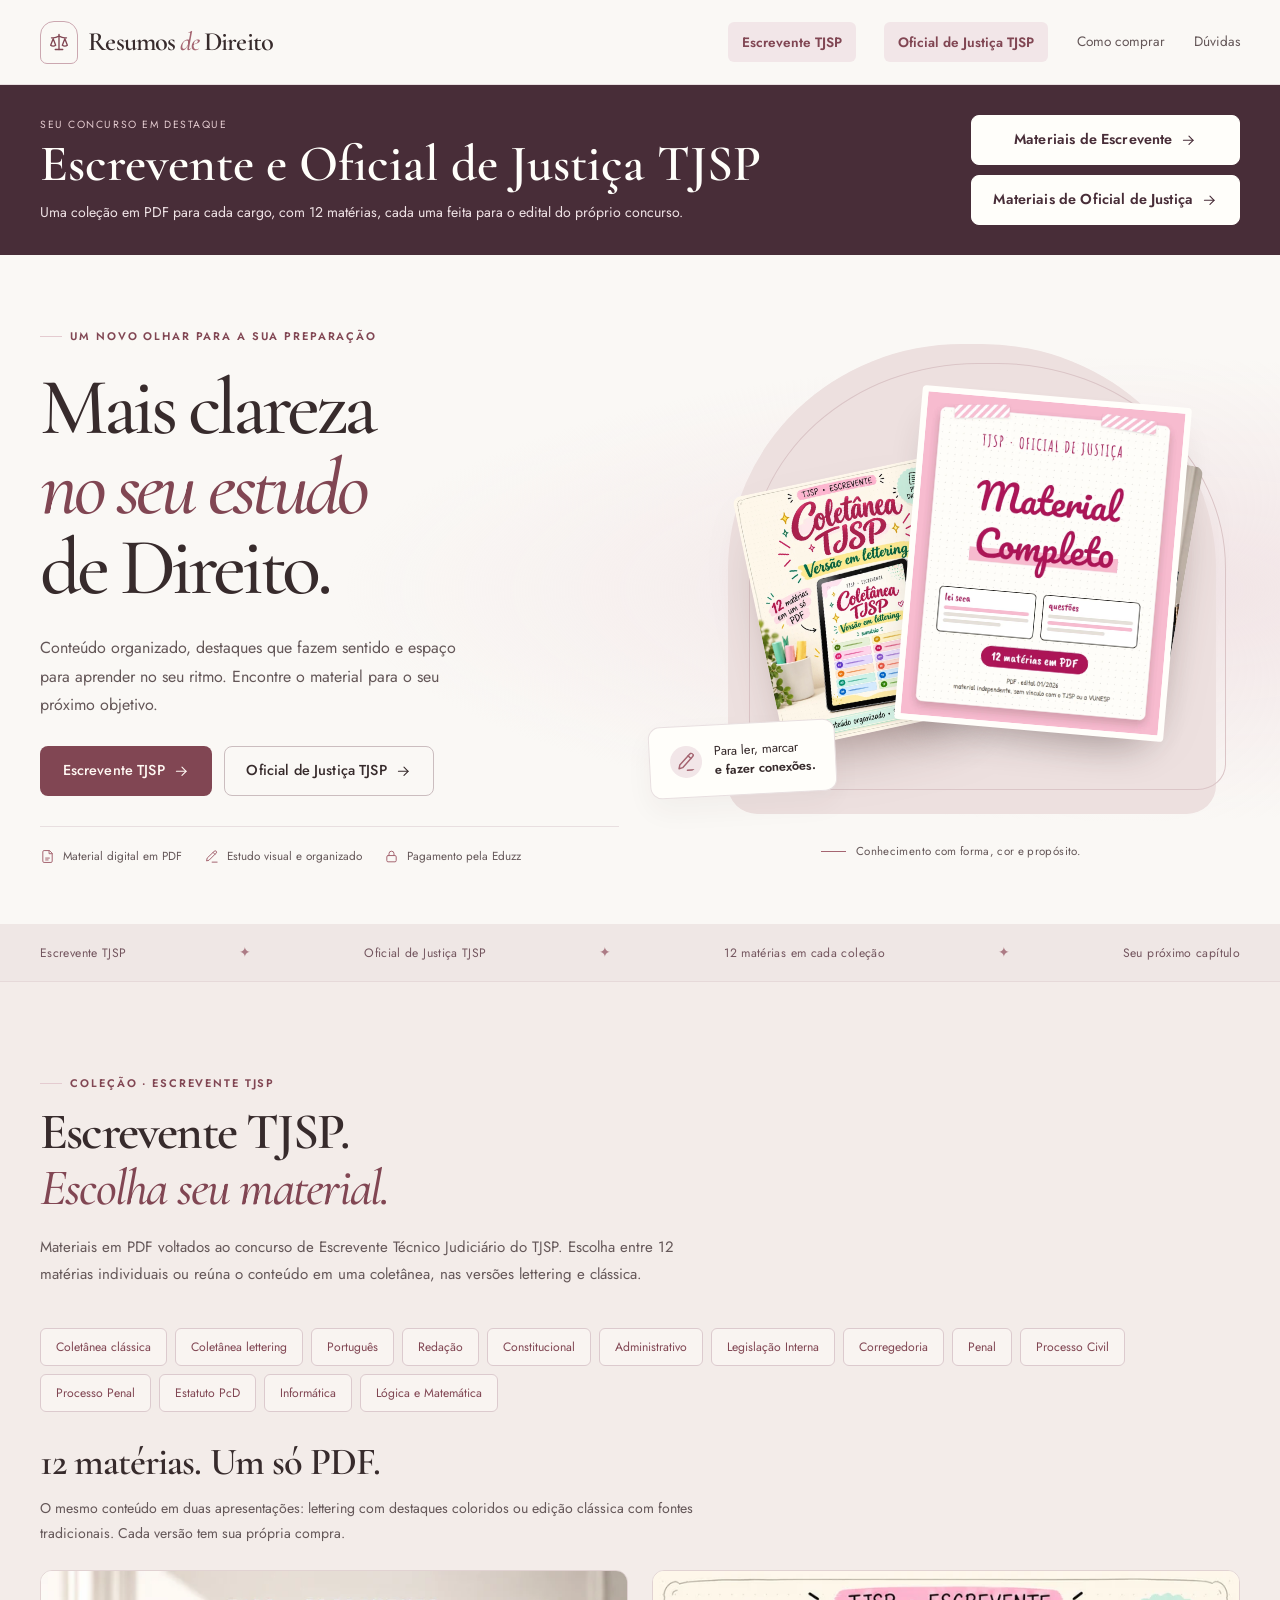
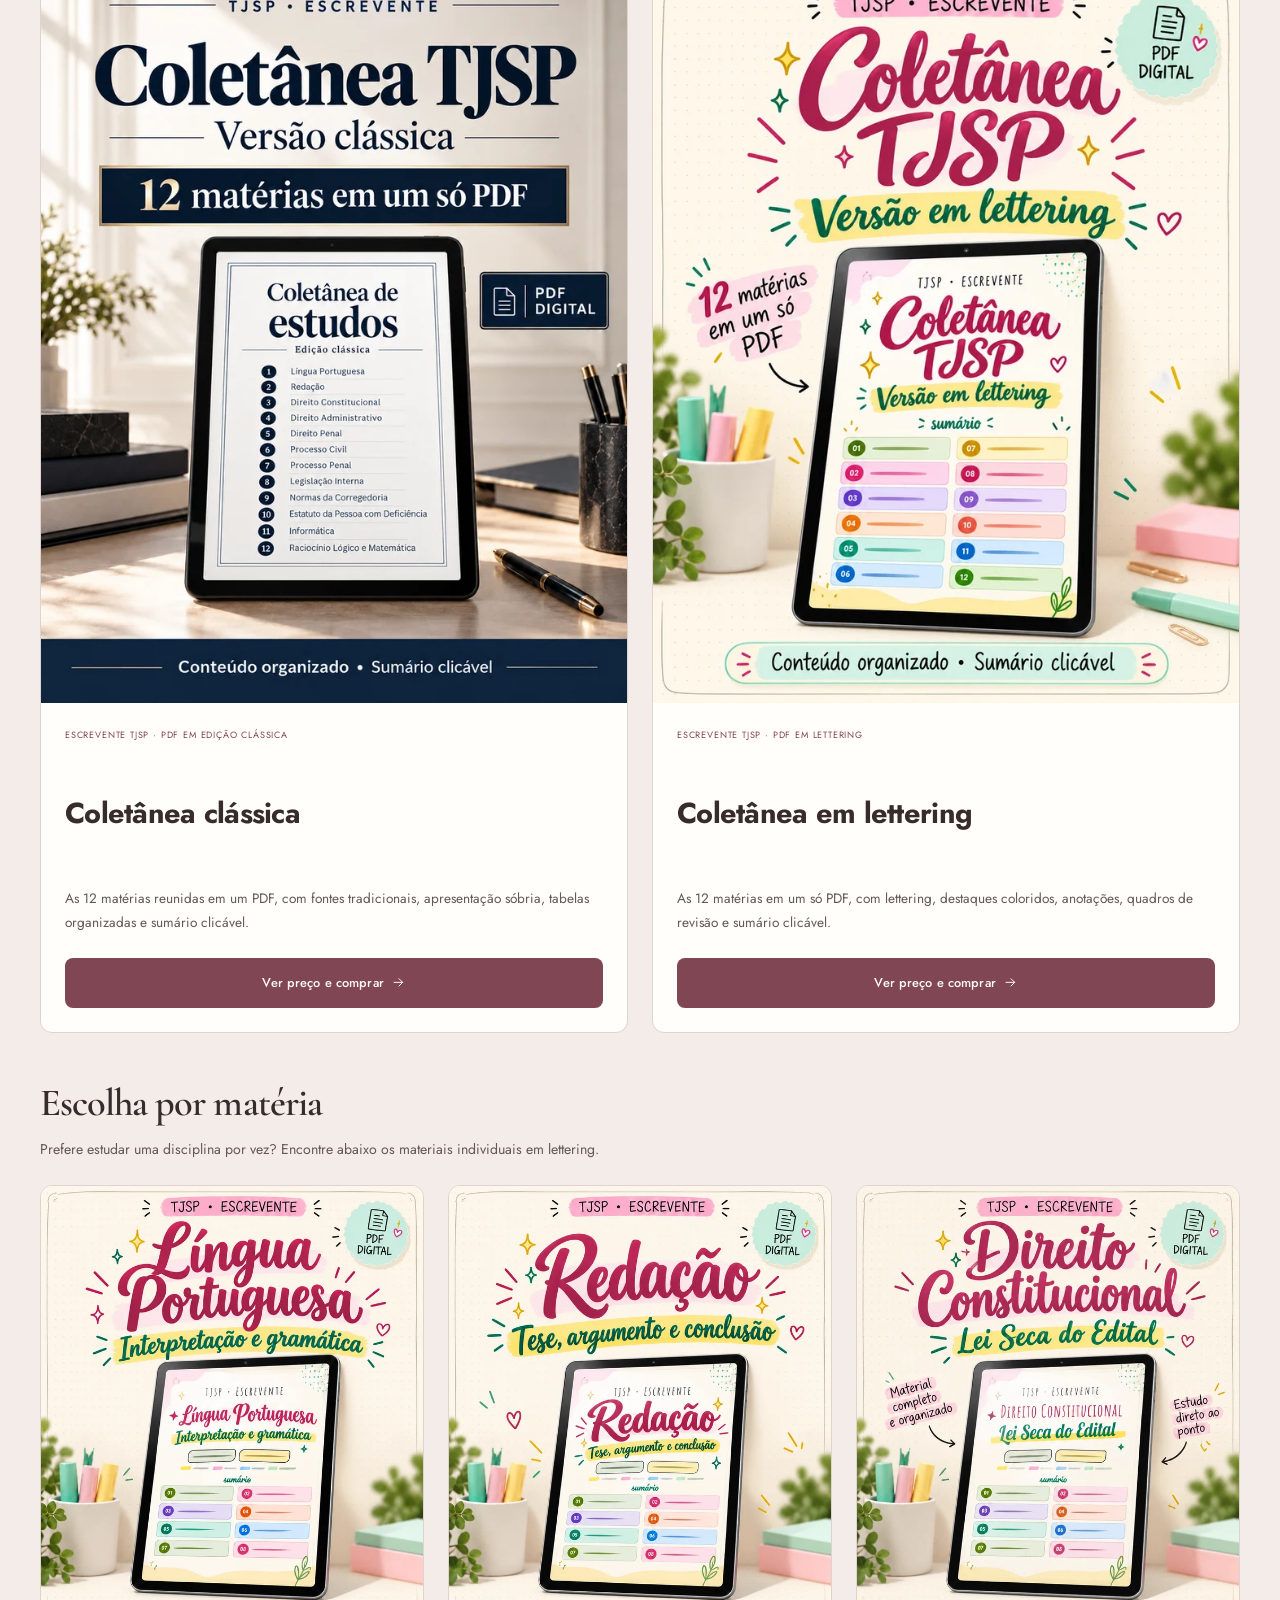
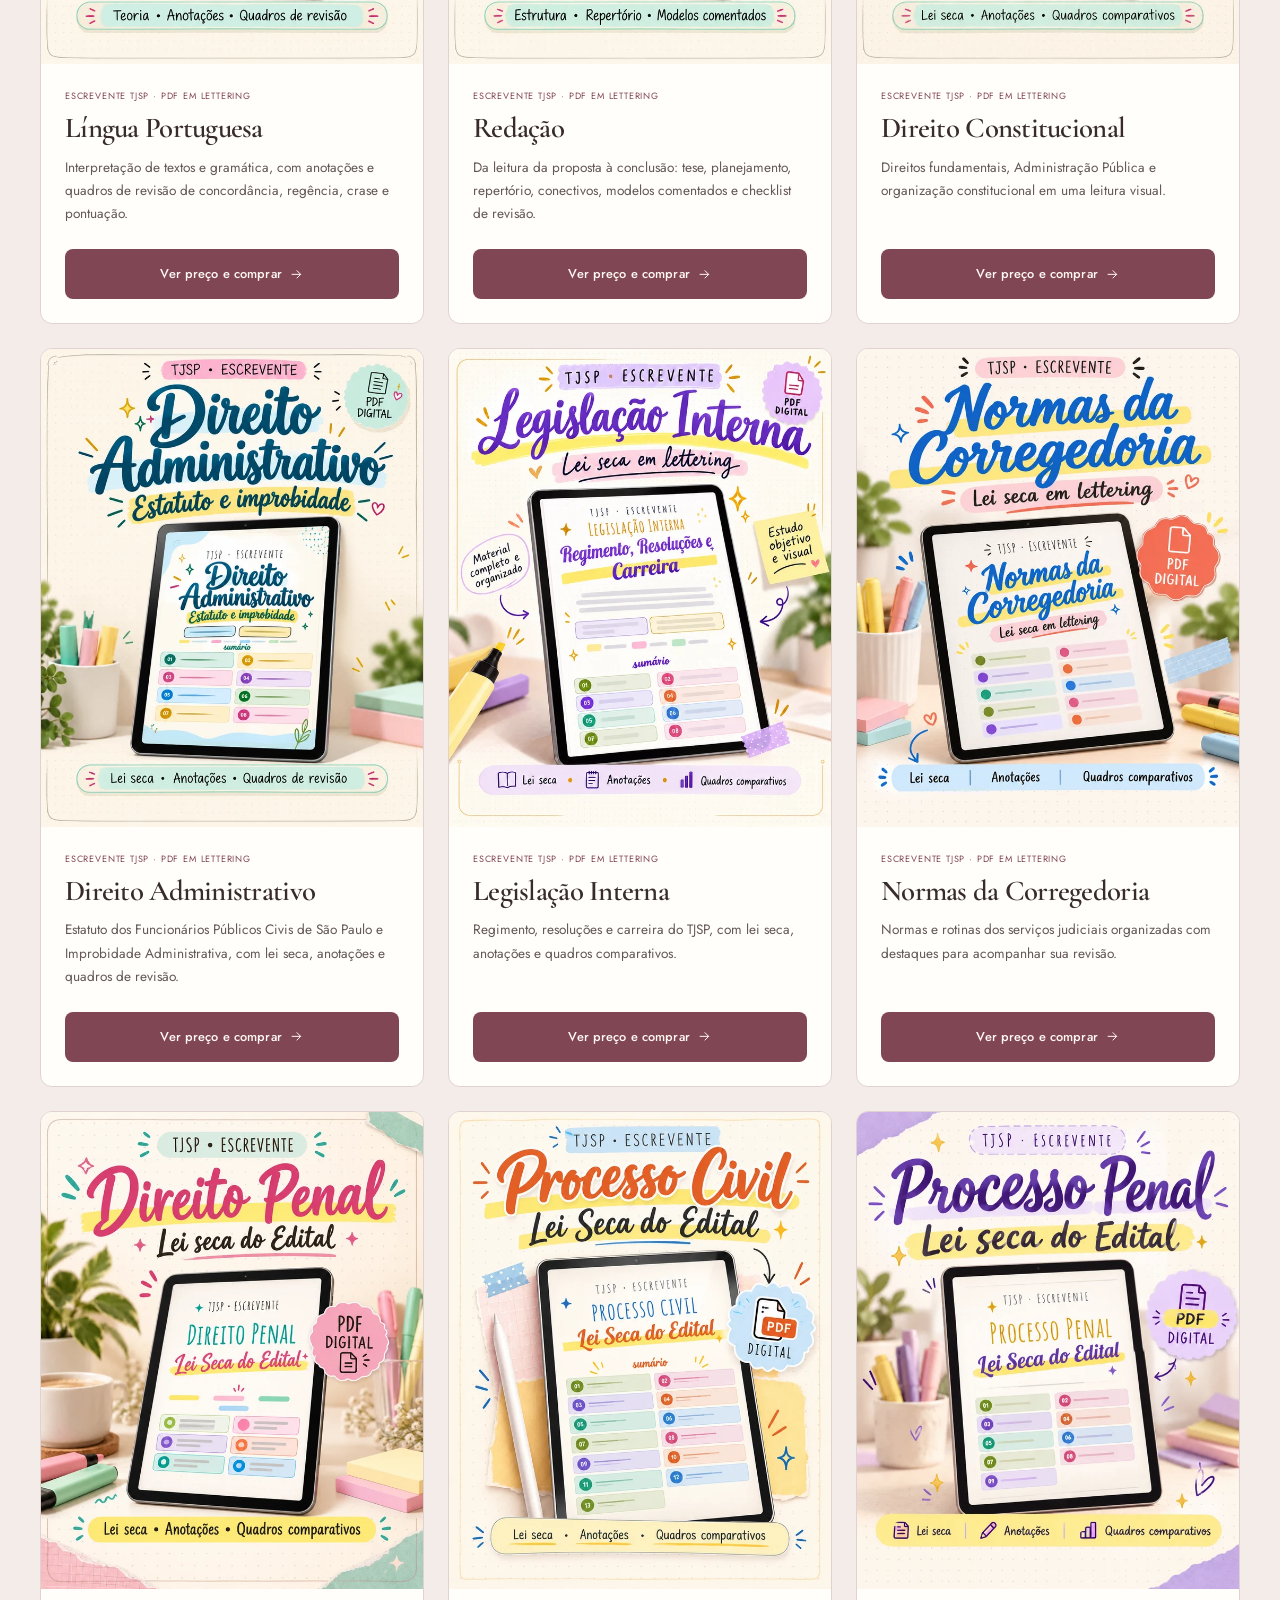
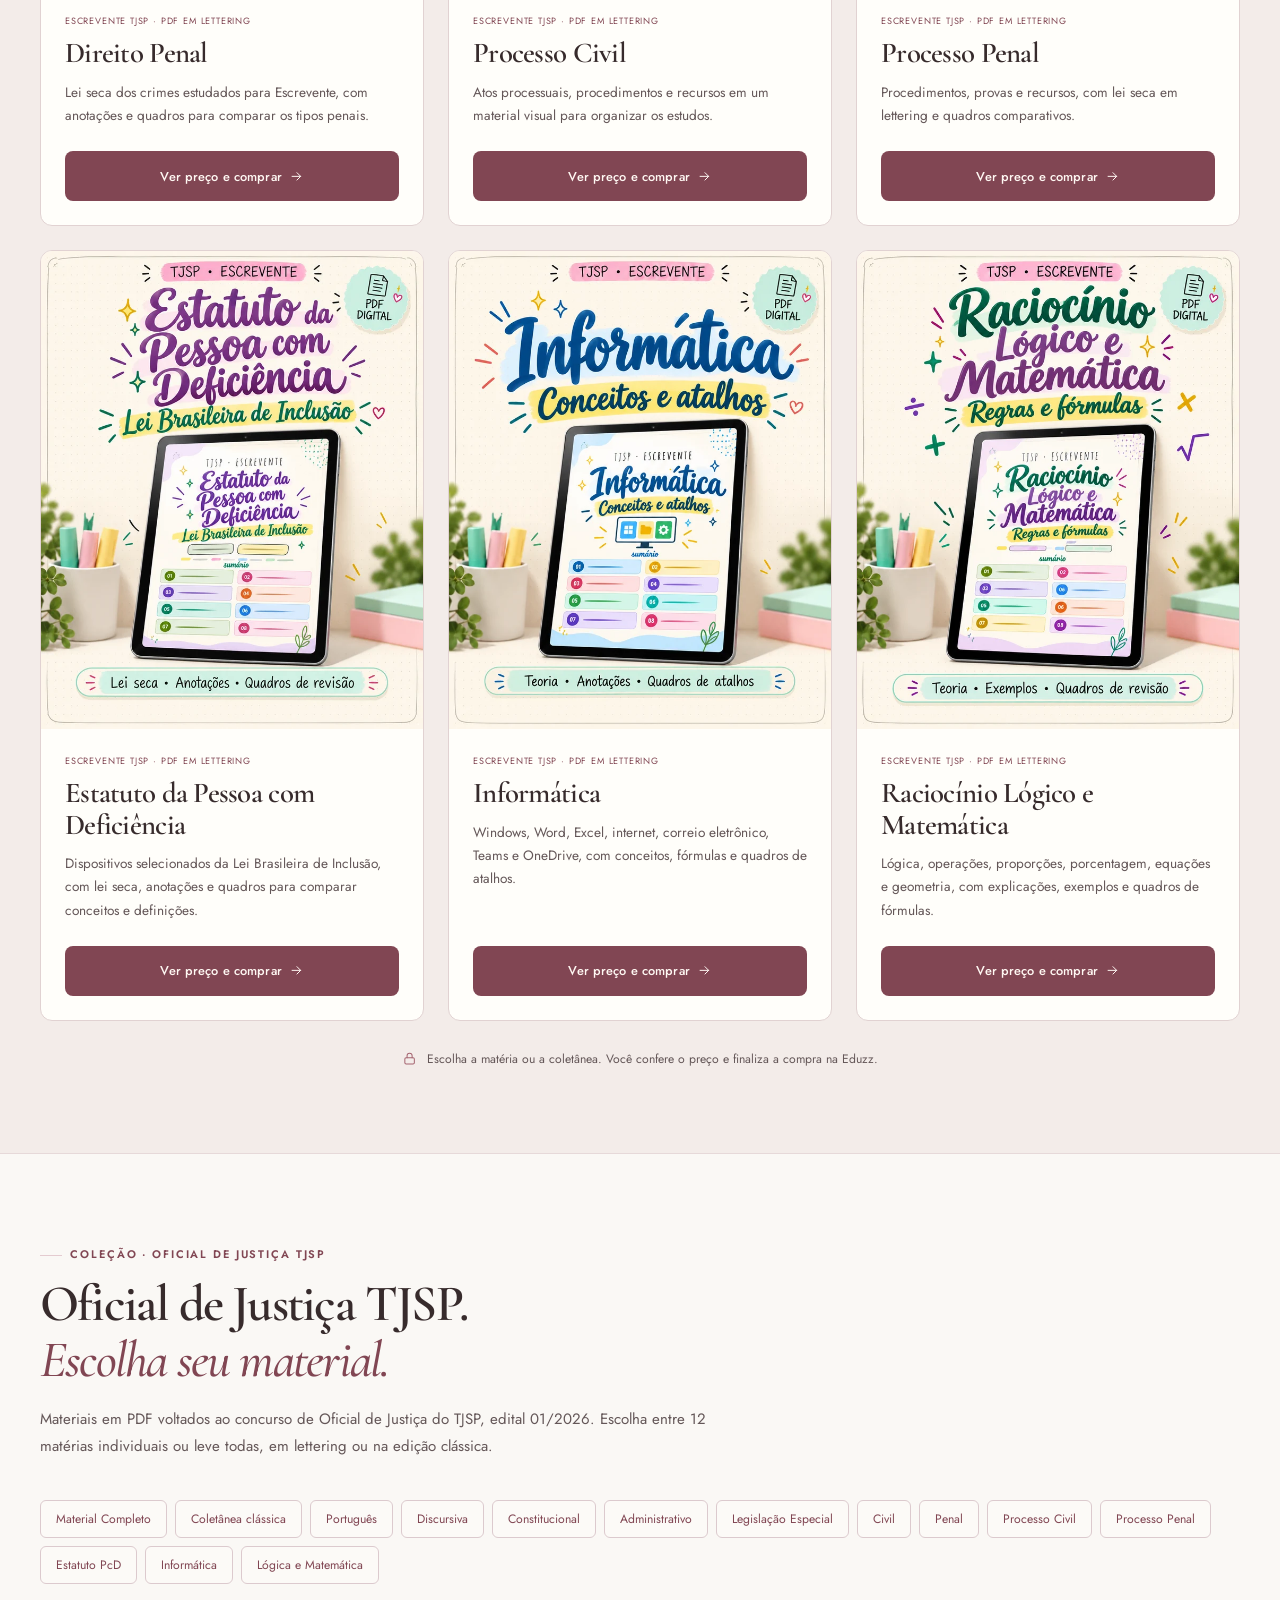
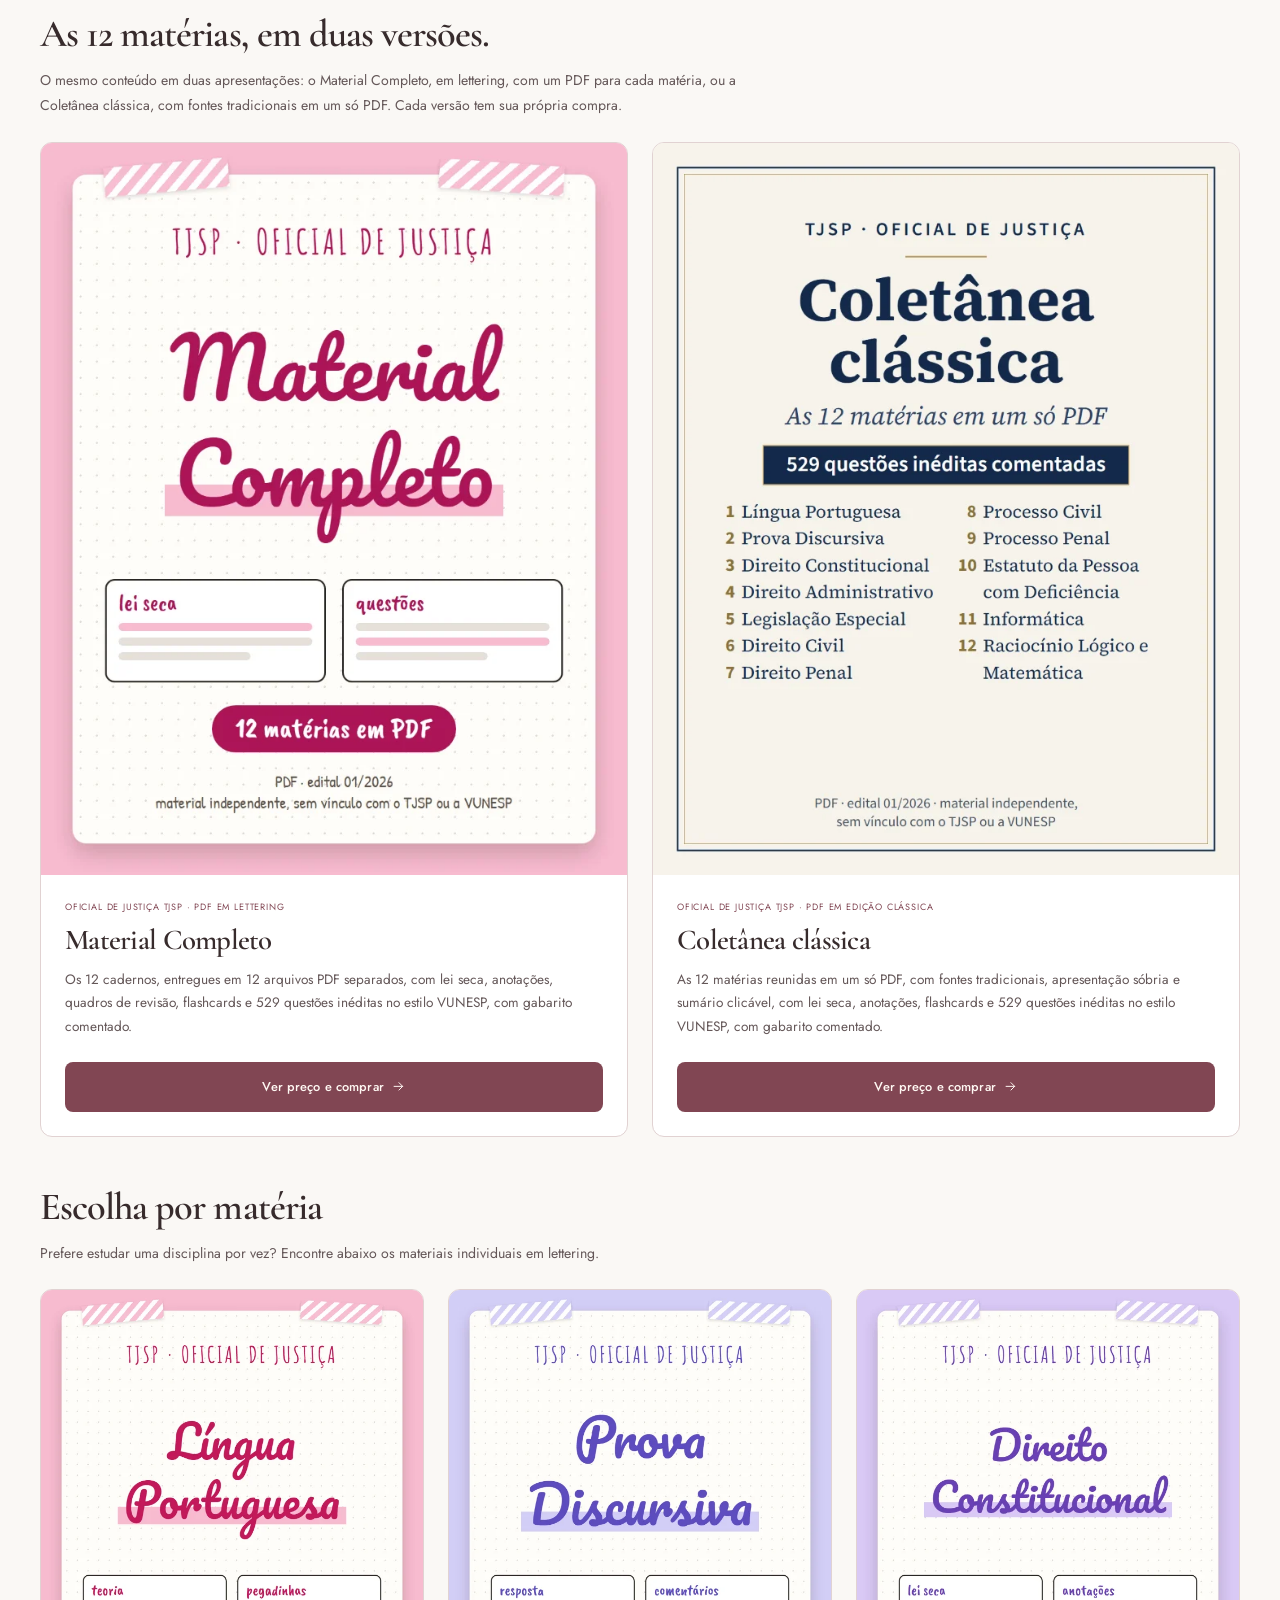
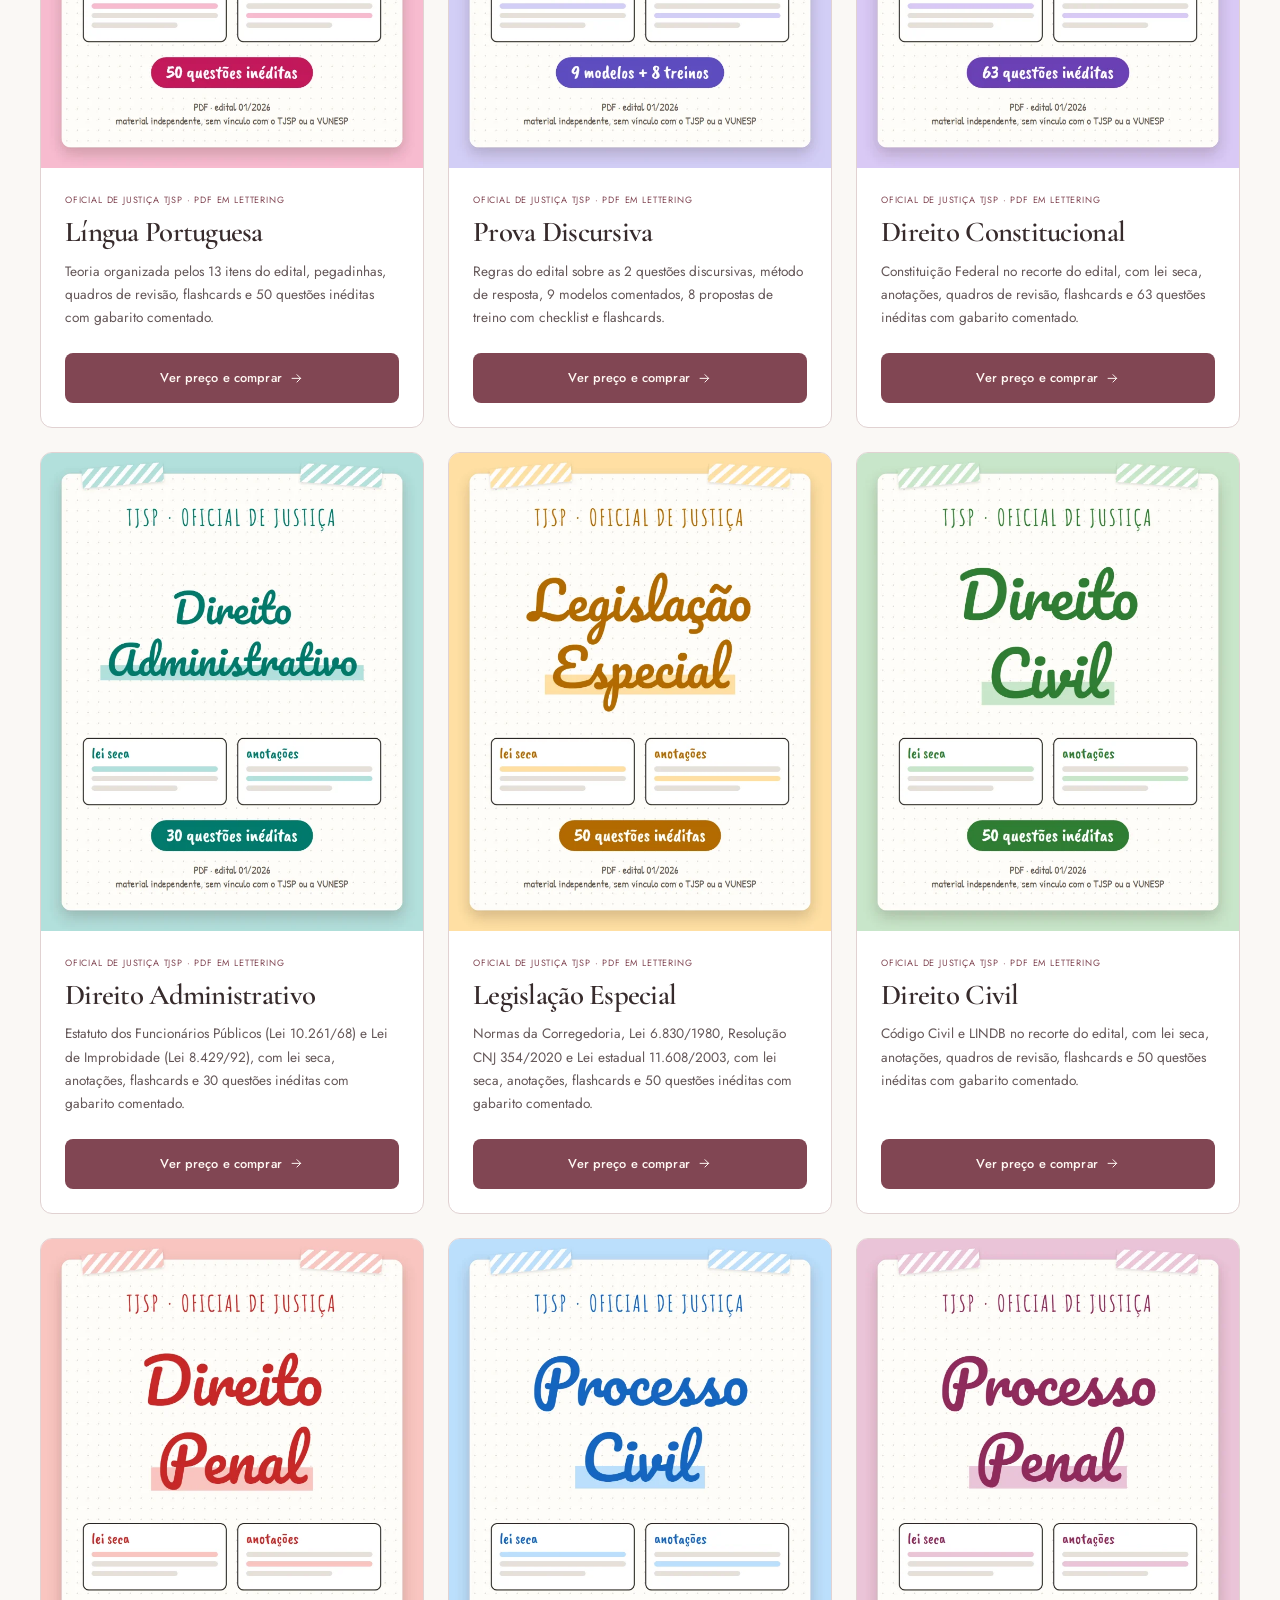
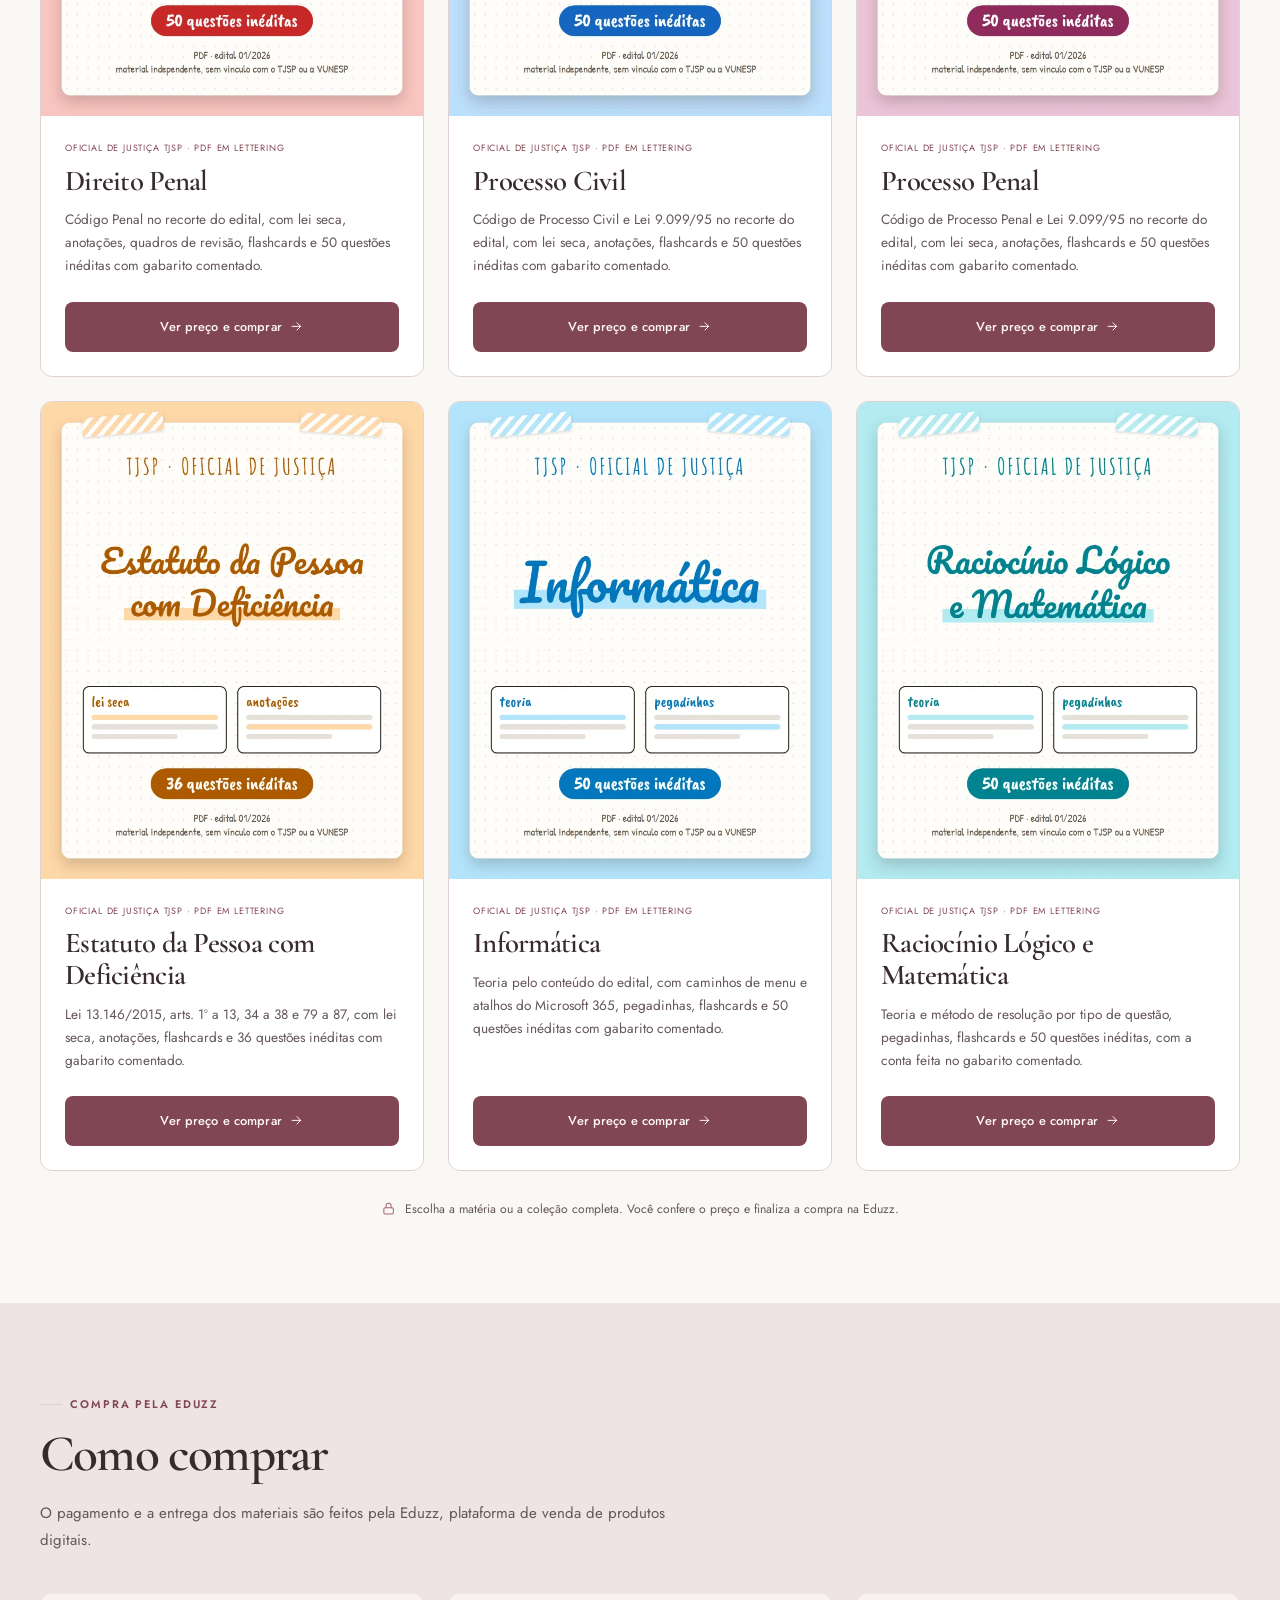
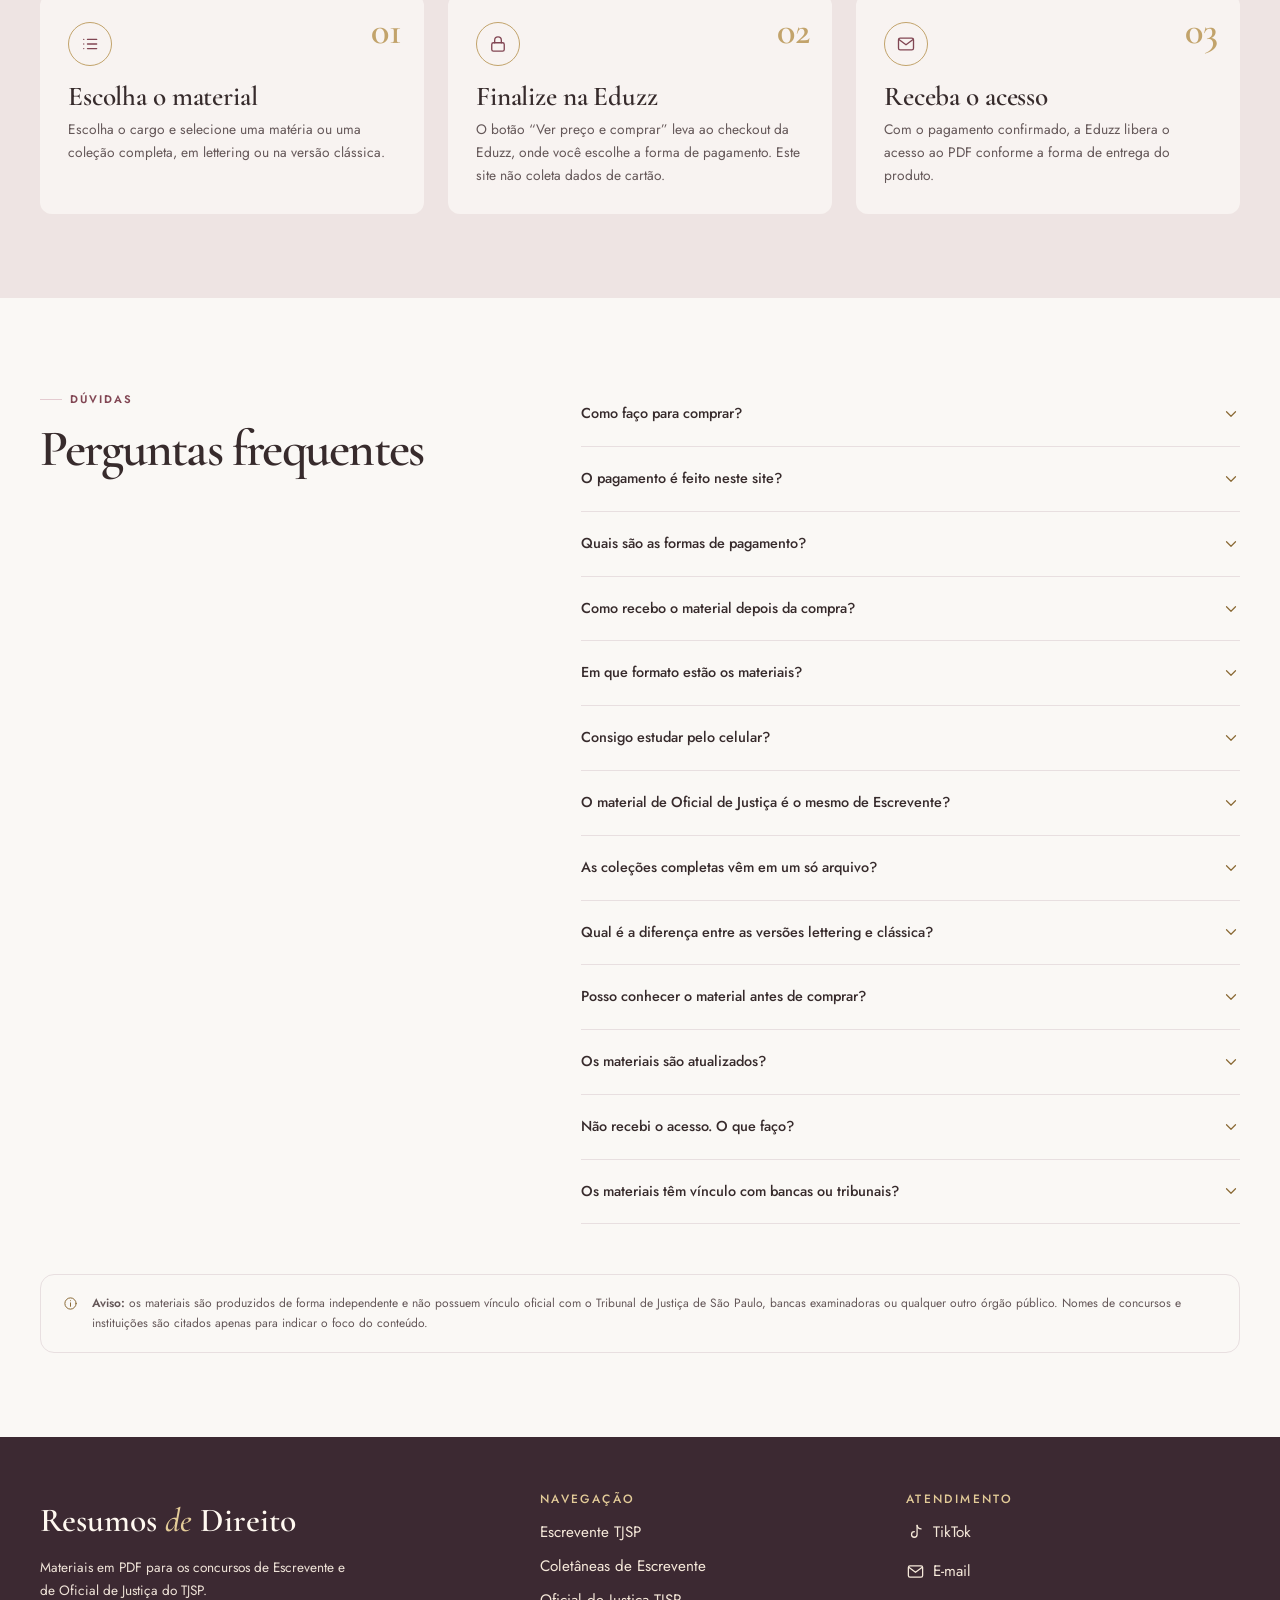
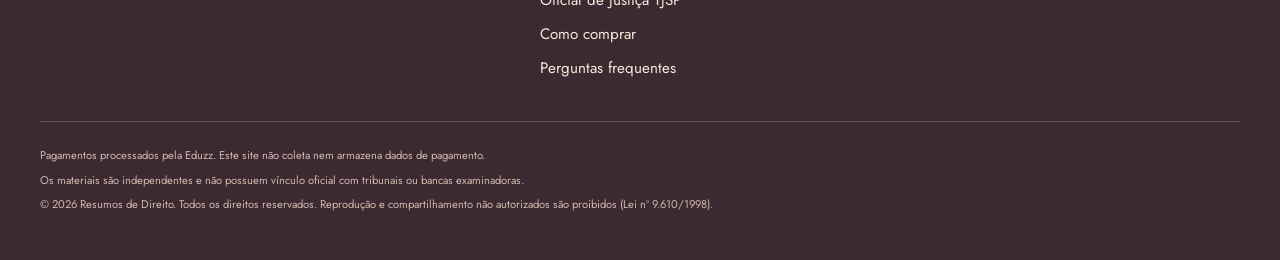
<file: index.html>
<!doctype html>
<html lang="pt-BR">
<head>
  <meta charset="utf-8">
  <meta name="viewport" content="width=device-width, initial-scale=1, viewport-fit=cover">
  <title>Resumos de Direito · Escrevente e Oficial de Justiça TJSP</title>
  <meta name="description" content="Materiais em PDF para os concursos de Escrevente e de Oficial de Justiça do TJSP: matérias individuais e coleções completas.">
  <meta name="theme-color" content="#FBF8F4">
  <meta name="color-scheme" content="light">

  <!-- Depois de publicar, troque SEU-ENDERECO pelo endereço do site e tire estas linhas do comentário:
  <link rel="canonical" href="https://SEU-ENDERECO/">
  <meta property="og:url" content="https://SEU-ENDERECO/">
  <meta property="og:image" content="https://SEU-ENDERECO/assets/compartilhar.jpg">
  -->
  <meta property="og:type" content="website">
  <meta property="og:locale" content="pt_BR">
  <meta property="og:site_name" content="Resumos de Direito">
  <meta property="og:title" content="Resumos de Direito">
  <meta property="og:description" content="Mais clareza no seu estudo. Materiais em PDF para os concursos de Escrevente e de Oficial de Justiça do TJSP.">
  <meta name="twitter:card" content="summary">

  <link rel="icon" href="assets/favicon.svg" type="image/svg+xml">
  <link rel="preconnect" href="https://fonts.googleapis.com">
  <link rel="preconnect" href="https://fonts.gstatic.com" crossorigin>
  <link rel="stylesheet" href="https://fonts.googleapis.com/css2?family=Cormorant+Garamond:ital,wght@0,500;0,600;0,700;1,500;1,600&family=Jost:wght@400;500;600&display=swap">
  <link rel="stylesheet" href="css/estilo.css">
  <link rel="stylesheet" href="css/editorial.css">

  <script src="config/loja.js" defer></script>
  <script src="config/escrevente.js" defer></script>
  <script src="config/oficial.js" defer></script>
  <script src="js/nucleo.js" defer></script>
  <script src="js/loja.js" defer></script>
  <script src="js/escrevente.js" defer></script>
  <script src="js/oficial.js" defer></script>

  <script type="application/ld+json">
  { "@context": "https://schema.org", "@type": "WebSite", "name": "Resumos de Direito", "inLanguage": "pt-BR",
    "description": "Materiais em PDF para os concursos de Escrevente e de Oficial de Justiça do TJSP." }
  </script>
</head>
<body>
  <a class="pular" href="#conteudo">Pular para o conteúdo</a>
  <div class="aviso-previa" id="aviso-previa" hidden></div>

  <!-- Ícones (traço fino, 24×24). Usados com <svg><use href="#i-nome"></use></svg> -->
  <svg class="sprite" xmlns="http://www.w3.org/2000/svg" aria-hidden="true" focusable="false">
    <symbol id="i-balanca" viewBox="0 0 24 24"><path d="M12 3v18"/><path d="M7.5 21h9"/><path d="M3 7h2c2 0 5-1 7-2 2 1 5 2 7 2h2"/><path d="m2 16 3-8 3 8c-.9.7-1.9 1-3 1s-2.1-.3-3-1Z"/><path d="m16 16 3-8 3 8c-.9.7-1.9 1-3 1s-2.1-.3-3-1Z"/></symbol>
    <symbol id="i-constitucional" viewBox="0 0 24 24"><path d="M15 12h-5"/><path d="M15 8h-5"/><path d="M19 17V5a2 2 0 0 0-2-2H4"/><path d="M8 21h12a2 2 0 0 0 2-2v-1a1 1 0 0 0-1-1H11a1 1 0 0 0-1 1v1a2 2 0 1 1-4 0V5a2 2 0 1 0-4 0v2a1 1 0 0 0 1 1h3"/></symbol>
    <symbol id="i-administrativo" viewBox="0 0 24 24"><path d="M3 21h18"/><path d="M5 18h14"/><path d="M6.5 18v-6.5M10 18v-6.5M14 18v-6.5M17.5 18v-6.5"/><path d="M4.5 9.5 12 4.5l7.5 5Z"/><path d="M5 11.5h14"/></symbol>
    <symbol id="i-civil" viewBox="0 0 24 24"><path d="M12 7v14"/><path d="M3 18a1 1 0 0 1-1-1V4a1 1 0 0 1 1-1h5a4 4 0 0 1 4 4 4 4 0 0 1 4-4h5a1 1 0 0 1 1 1v13a1 1 0 0 1-1 1h-6a3 3 0 0 0-3 3 3 3 0 0 0-3-3Z"/></symbol>
    <symbol id="i-processo-civil" viewBox="0 0 24 24"><path d="M14.5 2.5h-8a2 2 0 0 0-2 2v15a2 2 0 0 0 2 2h11a2 2 0 0 0 2-2v-12Z"/><path d="M14.5 2.5v5h5"/><path d="M8.5 8.5h3M8.5 12.5h7M8.5 16.5h7"/></symbol>
    <symbol id="i-penal" viewBox="0 0 24 24"><path d="M12 21.5s7.5-3.2 7.5-10V5.8L12 3 4.5 5.8v5.7c0 6.8 7.5 10 7.5 10Z"/><path d="M12 7.5v9.5"/><path d="M8.5 11h7"/></symbol>
    <symbol id="i-processo-penal" viewBox="0 0 24 24"><path d="m14.5 12.5-8 8a2.1 2.1 0 1 1-3-3l8-8"/><path d="m16 16 6-6"/><path d="m8 8 6-6"/><path d="m9 7 8 8"/><path d="m21 11-8-8"/></symbol>
    <symbol id="i-ambiental" viewBox="0 0 24 24"><path d="M11 20A7 7 0 0 1 9.8 6.1C15.5 5 17 4.5 19 2c1 2 2 4.2 2 8 0 5.5-4.8 10-10 10Z"/><path d="M2 21c0-3 1.9-5.4 5.1-6C9.5 14.5 12 13 13 12"/></symbol>
    <symbol id="i-consumidor" viewBox="0 0 24 24"><path d="M6 2 3 6v14a2 2 0 0 0 2 2h14a2 2 0 0 0 2-2V6l-3-4Z"/><path d="M3 6h18"/><path d="M16 10a4 4 0 0 1-8 0"/></symbol>
    <symbol id="i-direitos-humanos" viewBox="0 0 24 24"><path d="M19 14c1.5-1.5 3-3.2 3-5.5A5.5 5.5 0 0 0 16.5 3c-1.8 0-3 .5-4.5 2-1.5-1.5-2.7-2-4.5-2A5.5 5.5 0 0 0 2 8.5c0 2.3 1.5 4 3 5.5l7 7Z"/></symbol>
    <symbol id="i-eca" viewBox="0 0 24 24"><path d="M16 21v-2a4 4 0 0 0-4-4H6a4 4 0 0 0-4 4v2"/><circle cx="9" cy="7" r="4"/><path d="M22 21v-2a4 4 0 0 0-3-3.9"/><path d="M16 3.1a4 4 0 0 1 0 7.8"/></symbol>
    <symbol id="i-eleitoral" viewBox="0 0 24 24"><path d="m9 12 2 2 4-4"/><path d="M5 7a2 2 0 0 1 2-2h10a2 2 0 0 1 2 2v12H5Z"/><path d="M22 19H2"/></symbol>
    <symbol id="i-empresarial" viewBox="0 0 24 24"><rect x="2" y="7" width="20" height="14" rx="2"/><path d="M16 21V5a2 2 0 0 0-2-2h-4a2 2 0 0 0-2 2v16"/></symbol>
    <symbol id="i-humanistica" viewBox="0 0 24 24"><path d="M15 14c.2-1 .7-1.7 1.5-2.5 1-.9 1.5-2.2 1.5-3.5A6 6 0 0 0 6 8c0 1 .2 2.2 1.5 3.5.7.7 1.3 1.5 1.5 2.5"/><path d="M9 18h6"/><path d="M10 22h4"/></symbol>
    <symbol id="i-tributario" viewBox="0 0 24 24"><circle cx="8" cy="8" r="6"/><path d="M18.1 10.4A6 6 0 1 1 10.3 18"/><path d="M7 6h1v4"/><path d="m16.7 13.9.7.7-2.8 2.8"/></symbol>
    <symbol id="i-resumo" viewBox="0 0 24 24"><rect x="4.5" y="3" width="15" height="18" rx="2"/><path d="M8.5 8h7M8.5 12h7M8.5 16h4"/></symbol>
    <symbol id="i-completo" viewBox="0 0 24 24"><path d="M4.5 19.5v-15A2.5 2.5 0 0 1 7 2h12.5v20H7a2.5 2.5 0 0 1 0-5h12.5"/><path d="M9 7h6.5"/></symbol>
    <symbol id="i-combo" viewBox="0 0 24 24"><path d="M12 3 2.5 8l9.5 5 9.5-5Z"/><path d="m2.5 12.5 9.5 5 9.5-5"/><path d="m2.5 17 9.5 5 9.5-5"/></symbol>
    <symbol id="i-pena" viewBox="0 0 24 24"><path d="M16.5 3.5a2.1 2.1 0 0 1 3 3L8 18l-4 1 1-4Z"/><path d="m14.5 5.5 3 3"/><path d="M13 21h8"/></symbol>
    <symbol id="i-texto" viewBox="0 0 24 24"><path d="M5 7V5h14v2"/><path d="M12 5v14"/><path d="M9 19h6"/></symbol>
    <symbol id="i-pdf" viewBox="0 0 24 24"><path d="M14.5 2.5h-8a2 2 0 0 0-2 2v15a2 2 0 0 0 2 2h11a2 2 0 0 0 2-2v-12Z"/><path d="M14.5 2.5v5h5"/><path d="M9 14.5h6M9 17.5h4"/></symbol>
    <symbol id="i-sumario" viewBox="0 0 24 24"><path d="M9 6.5h11M9 12h11M9 17.5h11"/><path d="M4.5 6.5h.01M4.5 12h.01M4.5 17.5h.01"/></symbol>
    <symbol id="i-baixar" viewBox="0 0 24 24"><path d="M12 3.5v11"/><path d="m7.5 10 4.5 4.5 4.5-4.5"/><path d="M4.5 15.5v3a2 2 0 0 0 2 2h11a2 2 0 0 0 2-2v-3"/></symbol>
    <symbol id="i-seta" viewBox="0 0 24 24"><path d="M5 12h14"/><path d="m13 6 6 6-6 6"/></symbol>
    <symbol id="i-seta-esq" viewBox="0 0 24 24"><path d="M19 12H5"/><path d="m11 18-6-6 6-6"/></symbol>
    <symbol id="i-conversa" viewBox="0 0 24 24"><path d="M7.9 20A9 9 0 1 0 4 16.1L2 22Z"/><path d="M8.5 12h.01M12 12h.01M15.5 12h.01"/></symbol>
    <symbol id="i-cadeado" viewBox="0 0 24 24"><rect x="4.5" y="10.5" width="15" height="10" rx="2"/><path d="M8 10.5v-3a4 4 0 0 1 8 0v3"/></symbol>
    <symbol id="i-check" viewBox="0 0 24 24"><path d="M20 6 9 17l-5-5"/></symbol>
    <symbol id="i-estrela" viewBox="0 0 24 24"><path d="M12 3.2c.5 4.6 2.2 7.6 8.8 8.8-6.6 1.2-8.3 4.2-8.8 8.8-.5-4.6-2.2-7.6-8.8-8.8 6.6-1.2 8.3-4.2 8.8-8.8Z"/></symbol>
    <symbol id="i-relogio" viewBox="0 0 24 24"><circle cx="12" cy="12" r="9"/><path d="M12 7.5V12l3 2"/></symbol>
    <symbol id="i-calendario" viewBox="0 0 24 24"><rect x="3.5" y="5" width="17" height="15.5" rx="2"/><path d="M8 3v4M16 3v4M3.5 10h17"/></symbol>
    <symbol id="i-fechar" viewBox="0 0 24 24"><path d="M18 6 6 18"/><path d="m6 6 12 12"/></symbol>
    <symbol id="i-chevron" viewBox="0 0 24 24"><path d="m6 9 6 6 6-6"/></symbol>
    <symbol id="i-menu" viewBox="0 0 24 24"><path d="M4 7h16M4 12h16M4 17h16"/></symbol>
    <symbol id="i-email" viewBox="0 0 24 24"><rect x="3" y="5" width="18" height="14" rx="2"/><path d="m3.5 6.5 8.5 6.5 8.5-6.5"/></symbol>
    <symbol id="i-instagram" viewBox="0 0 24 24"><rect x="3" y="3" width="18" height="18" rx="5"/><circle cx="12" cy="12" r="4"/><path d="M17.5 6.5h.01"/></symbol>
    <symbol id="i-tiktok" viewBox="0 0 24 24"><path d="M14 3v11.5a3.5 3.5 0 1 1-3.5-3.5"/><path d="M14 3c.5 2.6 2.4 4.4 5 4.5"/></symbol>
    <symbol id="i-aviso" viewBox="0 0 24 24"><circle cx="12" cy="12" r="9"/><path d="M12 11v5.5"/><path d="M12 7.5h.01"/></symbol>
  </svg>

  <!-- ============ TOPO ============ -->
  <header class="topo">
    <div class="topo__inner contem">
      <a class="marca" href="#inicio">
        <span class="marca__selo"><svg class="ico" aria-hidden="true" focusable="false"><use href="#i-balanca"></use></svg></span>
        <span class="marca__nome">Resumos <em>de</em> Direito</span>
      </a>

      <button class="menu-botao" type="button" aria-expanded="false" aria-controls="menu-principal">
        <svg class="ico" aria-hidden="true" focusable="false"><use href="#i-menu"></use></svg>
        <span>Menu</span>
      </button>

      <nav class="menu" id="menu-principal" aria-label="Principal">
        <ul>
          <li><a href="#escrevente">Escrevente TJSP</a></li>
          <li><a href="#oficial">Oficial de Justiça TJSP</a></li>
          <li><a href="#como-comprar">Como comprar</a></li>
          <li><a href="#duvidas">Dúvidas</a></li>
        </ul>
        <a class="botao botao--contorno botao--pequeno" data-whatsapp href="#" hidden>
          <svg class="ico" aria-hidden="true" focusable="false"><use href="#i-conversa"></use></svg>
          Atendimento
        </a>
      </nav>
    </div>
  </header>

  <main id="conteudo">

    <section class="destaque-tjsp" aria-label="Materiais para Escrevente e Oficial de Justiça do TJSP">
      <div class="contem destaque-tjsp__inner">
        <div><p class="destaque-tjsp__etiqueta">Seu concurso em destaque</p><p class="destaque-tjsp__titulo">Escrevente e Oficial de Justiça TJSP</p><p class="destaque-tjsp__descricao">Uma coleção em PDF para cada cargo, com 12 matérias, cada uma feita para o edital do próprio concurso.</p></div>
        <div class="destaque-tjsp__acoes"><a class="botao botao--primario" href="#escrevente">Materiais de Escrevente <svg class="ico" aria-hidden="true"><use href="#i-seta"></use></svg></a><a class="botao botao--primario" href="#oficial">Materiais de Oficial de Justiça <svg class="ico" aria-hidden="true"><use href="#i-seta"></use></svg></a></div>
      </div>
    </section>

    <!-- ============ PÁGINA INICIAL ============ -->
    <section class="hero" id="inicio" aria-labelledby="hero-titulo">
      <div class="contem hero__grid">
        <div class="hero__texto">
          <p class="sobretitulo">Um novo olhar para a sua preparação</p>
          <h1 id="hero-titulo">Mais clareza<br><em>no seu estudo</em><br>de Direito.</h1>
          <p class="hero__desc">Conteúdo organizado, destaques que fazem sentido e espaço para aprender no seu ritmo. Encontre o material para o seu próximo objetivo.</p>
          <div class="hero__acoes">
            <a class="botao botao--primario" href="#escrevente">
              Escrevente TJSP
              <svg class="ico" aria-hidden="true" focusable="false"><use href="#i-seta"></use></svg>
            </a>
            <a class="botao botao--contorno" href="#oficial">
              Oficial de Justiça TJSP
              <svg class="ico" aria-hidden="true" focusable="false"><use href="#i-seta"></use></svg>
            </a>
          </div>
          <ul class="hero__selos">
            <li><svg class="ico" aria-hidden="true" focusable="false"><use href="#i-pdf"></use></svg> Material digital em PDF</li>
            <li><svg class="ico" aria-hidden="true" focusable="false"><use href="#i-pena"></use></svg> Estudo visual e organizado</li>
            <li><svg class="ico" aria-hidden="true" focusable="false"><use href="#i-cadeado"></use></svg> Pagamento pela Eduzz</li>
          </ul>
        </div>
        <div class="hero__vitrine">
          <div class="hero__capas" id="hero-capas" aria-hidden="true"></div>
          <div class="hero__bilhete" aria-hidden="true"><svg class="ico"><use href="#i-pena"></use></svg><span>Para ler, marcar<br><strong>e fazer conexões.</strong></span></div>
          <p class="hero__legenda"><span></span> Conhecimento com forma, cor e propósito.</p>
        </div>
      </div>
    </section>

    <div class="faixa-editorial" aria-label="Objetivos de estudo"><div class="contem"><span>Escrevente TJSP</span><span aria-hidden="true">✦</span><span>Oficial de Justiça TJSP</span><span aria-hidden="true">✦</span><span>12 matérias em cada coleção</span><span aria-hidden="true">✦</span><span>Seu próximo capítulo</span></div></div>

    <section class="secao colecao-escrevente" id="escrevente" aria-labelledby="escrevente-titulo">
      <div class="contem">
        <header class="secao__cabecalho"><p class="sobretitulo">Coleção · Escrevente TJSP</p><h2 id="escrevente-titulo">Escrevente TJSP.<br><em>Escolha seu material.</em></h2><p>Materiais em PDF voltados ao concurso de Escrevente Técnico Judiciário do TJSP. Escolha entre 12 matérias individuais ou reúna o conteúdo em uma coletânea, nas versões lettering e clássica.</p></header>
        <nav class="escrevente-menu" aria-label="Matérias de Escrevente TJSP" id="menu-escrevente"></nav>
        <section class="escrevente-grupo" aria-labelledby="coletaneas-titulo">
          <header class="escrevente-grupo__cabecalho"><h3 id="coletaneas-titulo">12 matérias. Um só PDF.</h3><p>O mesmo conteúdo em duas apresentações: lettering com destaques coloridos ou edição clássica com fontes tradicionais. Cada versão tem sua própria compra.</p></header>
          <ul class="escrevente-grid escrevente-grid--coletaneas" id="lista-coletaneas"></ul>
        </section>
        <div class="escrevente-grupo__cabecalho"><h3 id="materias-escrevente-titulo">Escolha por matéria</h3><p>Prefere estudar uma disciplina por vez? Encontre abaixo os materiais individuais em lettering.</p></div>
        <ul class="escrevente-grid" id="lista-escrevente" aria-labelledby="materias-escrevente-titulo"></ul>
        <noscript><p class="vazio">Ative o JavaScript para consultar as matérias de Escrevente TJSP e seus links de compra.</p></noscript>
        <p class="escrevente-nota"><svg class="ico" aria-hidden="true"><use href="#i-cadeado"></use></svg> Escolha a matéria ou a coletânea. Você confere o preço e finaliza a compra na Eduzz.</p>
      </div>
    </section>

    <section class="secao colecao-escrevente colecao-oficial" id="oficial" aria-labelledby="oficial-titulo">
      <div class="contem">
        <header class="secao__cabecalho"><p class="sobretitulo">Coleção · Oficial de Justiça TJSP</p><h2 id="oficial-titulo">Oficial de Justiça TJSP.<br><em>Escolha seu material.</em></h2><p>Materiais em PDF voltados ao concurso de Oficial de Justiça do TJSP, edital 01/2026. Escolha entre 12 matérias individuais ou leve todas, em lettering ou na edição clássica.</p></header>
        <nav class="escrevente-menu" aria-label="Matérias de Oficial de Justiça TJSP" id="menu-oficial"></nav>
        <section class="escrevente-grupo" aria-labelledby="oficial-completo-titulo">
          <header class="escrevente-grupo__cabecalho"><h3 id="oficial-completo-titulo">As 12 matérias, em duas versões.</h3><p>O mesmo conteúdo em duas apresentações: o Material Completo, em lettering, com um PDF para cada matéria, ou a Coletânea clássica, com fontes tradicionais em um só PDF. Cada versão tem sua própria compra.</p></header>
          <ul class="escrevente-grid escrevente-grid--coletaneas" id="lista-oficial-completo"></ul>
        </section>
        <div class="escrevente-grupo__cabecalho"><h3 id="materias-oficial-titulo">Escolha por matéria</h3><p>Prefere estudar uma disciplina por vez? Encontre abaixo os materiais individuais em lettering.</p></div>
        <ul class="escrevente-grid" id="lista-oficial" aria-labelledby="materias-oficial-titulo"></ul>
        <noscript><p class="vazio">Ative o JavaScript para consultar as matérias de Oficial de Justiça TJSP e seus links de compra.</p></noscript>
        <p class="escrevente-nota"><svg class="ico" aria-hidden="true"><use href="#i-cadeado"></use></svg> Escolha a matéria ou a coleção completa. Você confere o preço e finaliza a compra na Eduzz.</p>
      </div>
    </section>

    <!-- ============ COMO COMPRAR ============ -->
    <section class="secao secao--bege" id="como-comprar" aria-labelledby="comprar-titulo">
      <div class="contem">
        <header class="secao__cabecalho">
          <p class="sobretitulo">Compra pela Eduzz</p>
          <h2 id="comprar-titulo">Como comprar</h2>
          <p>O pagamento e a entrega dos materiais são feitos pela Eduzz, plataforma de venda de produtos digitais.</p>
        </header>
        <ol class="passos">
          <li class="passo">
            <span class="passo__icone"><svg class="ico" aria-hidden="true" focusable="false"><use href="#i-sumario"></use></svg></span>
            <h3>Escolha o material</h3>
            <p>Escolha o cargo e selecione uma matéria ou uma coleção completa, em lettering ou na versão clássica.</p>
          </li>
          <li class="passo">
            <span class="passo__icone"><svg class="ico" aria-hidden="true" focusable="false"><use href="#i-cadeado"></use></svg></span>
            <h3>Finalize na Eduzz</h3>
            <p>O botão “Ver preço e comprar” leva ao checkout da Eduzz, onde você escolhe a forma de pagamento. Este site não coleta dados de cartão.</p>
          </li>
          <li class="passo">
            <span class="passo__icone"><svg class="ico" aria-hidden="true" focusable="false"><use href="#i-email"></use></svg></span>
            <h3>Receba o acesso</h3>
            <p>Com o pagamento confirmado, a Eduzz libera o acesso ao PDF conforme a forma de entrega do produto.</p>
          </li>
        </ol>
      </div>
    </section>

    <!-- ============ PERGUNTAS FREQUENTES ============ -->
    <section class="secao" id="duvidas" aria-labelledby="duvidas-titulo">
      <div class="contem">
        <header class="secao__cabecalho">
          <p class="sobretitulo">Dúvidas</p>
          <h2 id="duvidas-titulo">Perguntas frequentes</h2>
        </header>
        <div class="faq" id="lista-faq"></div>
        <p class="faq__mais" data-contato>
          <a class="botao botao--contorno" data-whatsapp href="#" hidden>
            <svg class="ico" aria-hidden="true" focusable="false"><use href="#i-conversa"></use></svg>
            Ainda tem dúvidas? Fale pelo WhatsApp
          </a>
        </p>

        <aside class="aviso-legal" aria-label="Aviso sobre os materiais">
          <svg class="ico" aria-hidden="true" focusable="false"><use href="#i-aviso"></use></svg>
          <p><strong>Aviso:</strong> os materiais são produzidos de forma independente e não possuem vínculo oficial com o Tribunal de Justiça de São Paulo, bancas examinadoras ou qualquer outro órgão público. Nomes de concursos e instituições são citados apenas para indicar o foco do conteúdo.</p>
        </aside>
      </div>
    </section>
  </main>

  <!-- ============ RODAPÉ ============ -->
  <footer class="rodape">
    <div class="contem">
      <div class="rodape__grid">
        <div>
          <p class="rodape__marca">Resumos <em>de</em> Direito</p>
          <p>Materiais em PDF para os concursos de Escrevente e de Oficial de Justiça do TJSP.</p>
        </div>
        <nav aria-label="Rodapé">
          <h2>Navegação</h2>
          <ul>
            <li><a href="#escrevente">Escrevente TJSP</a></li>
            <li><a href="#coletaneas-titulo">Coletâneas de Escrevente</a></li>
            <li><a href="#oficial">Oficial de Justiça TJSP</a></li>
            <li><a href="#como-comprar">Como comprar</a></li>
            <li><a href="#duvidas">Perguntas frequentes</a></li>
          </ul>
        </nav>
        <div>
          <h2>Atendimento</h2>
          <ul>
            <li data-contato><a data-whatsapp href="#" hidden><svg class="ico" aria-hidden="true" focusable="false"><use href="#i-conversa"></use></svg> WhatsApp</a></li>
            <li data-contato><a data-social="instagram" href="#" hidden><svg class="ico" aria-hidden="true" focusable="false"><use href="#i-instagram"></use></svg> Instagram</a></li>
            <li data-contato><a data-social="tiktok" href="#" hidden><svg class="ico" aria-hidden="true" focusable="false"><use href="#i-tiktok"></use></svg> TikTok</a></li>
            <li data-contato><a data-email href="#" hidden><svg class="ico" aria-hidden="true" focusable="false"><use href="#i-email"></use></svg> E-mail</a></li>
          </ul>
        </div>
      </div>
      <div class="rodape__base">
        <p>Pagamentos processados pela Eduzz. Este site não coleta nem armazena dados de pagamento.</p>
        <p>Os materiais são independentes e não possuem vínculo oficial com tribunais ou bancas examinadoras.</p>
        <p>© <span data-ano>2026</span> Resumos de Direito. Todos os direitos reservados. Reprodução e compartilhamento não autorizados são proibidos (Lei nº 9.610/1998).</p>
      </div>
    </div>
  </footer>

  <!-- Botão flutuante de WhatsApp -->
  <a class="whats-flutuante" data-whatsapp href="#" hidden>
    <svg class="ico" aria-hidden="true" focusable="false"><use href="#i-conversa"></use></svg>
    <span class="whats-flutuante__rotulo">Atendimento via WhatsApp</span>
  </a>

</body>
</html>
</file>
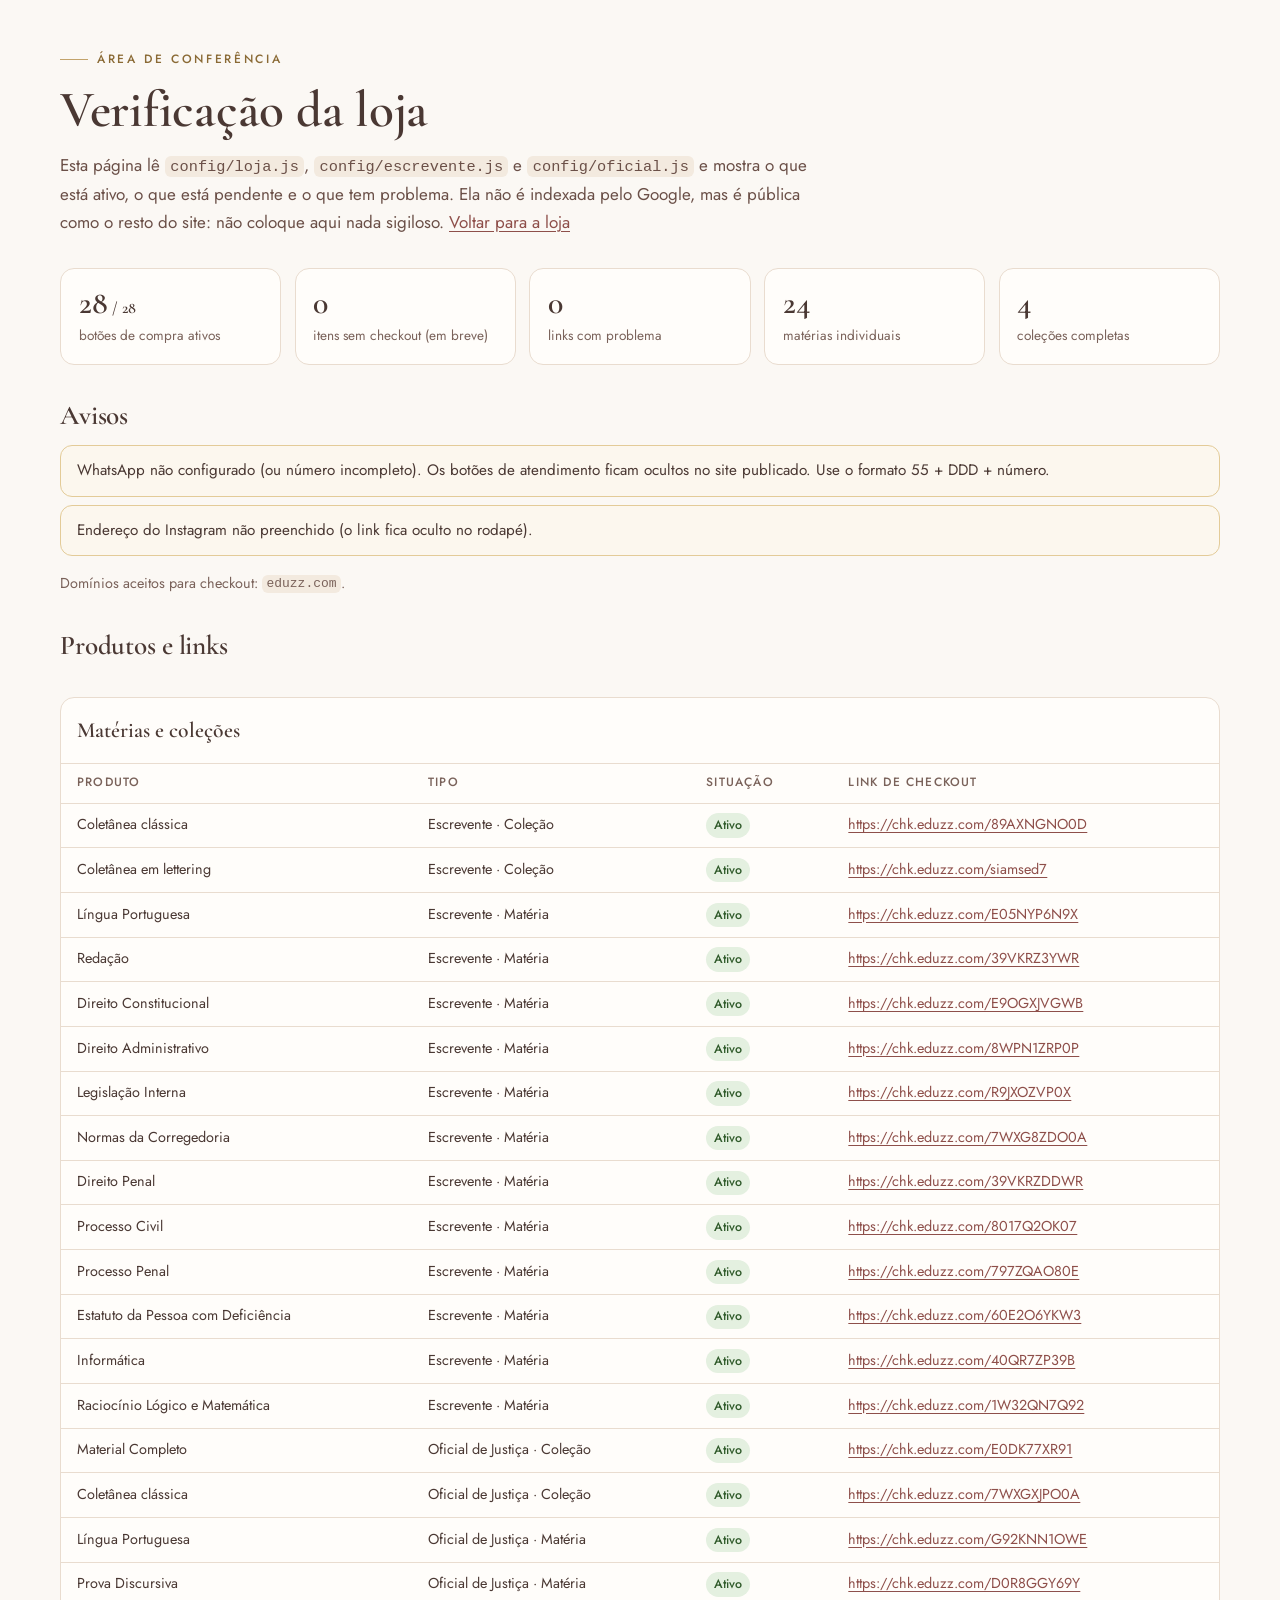
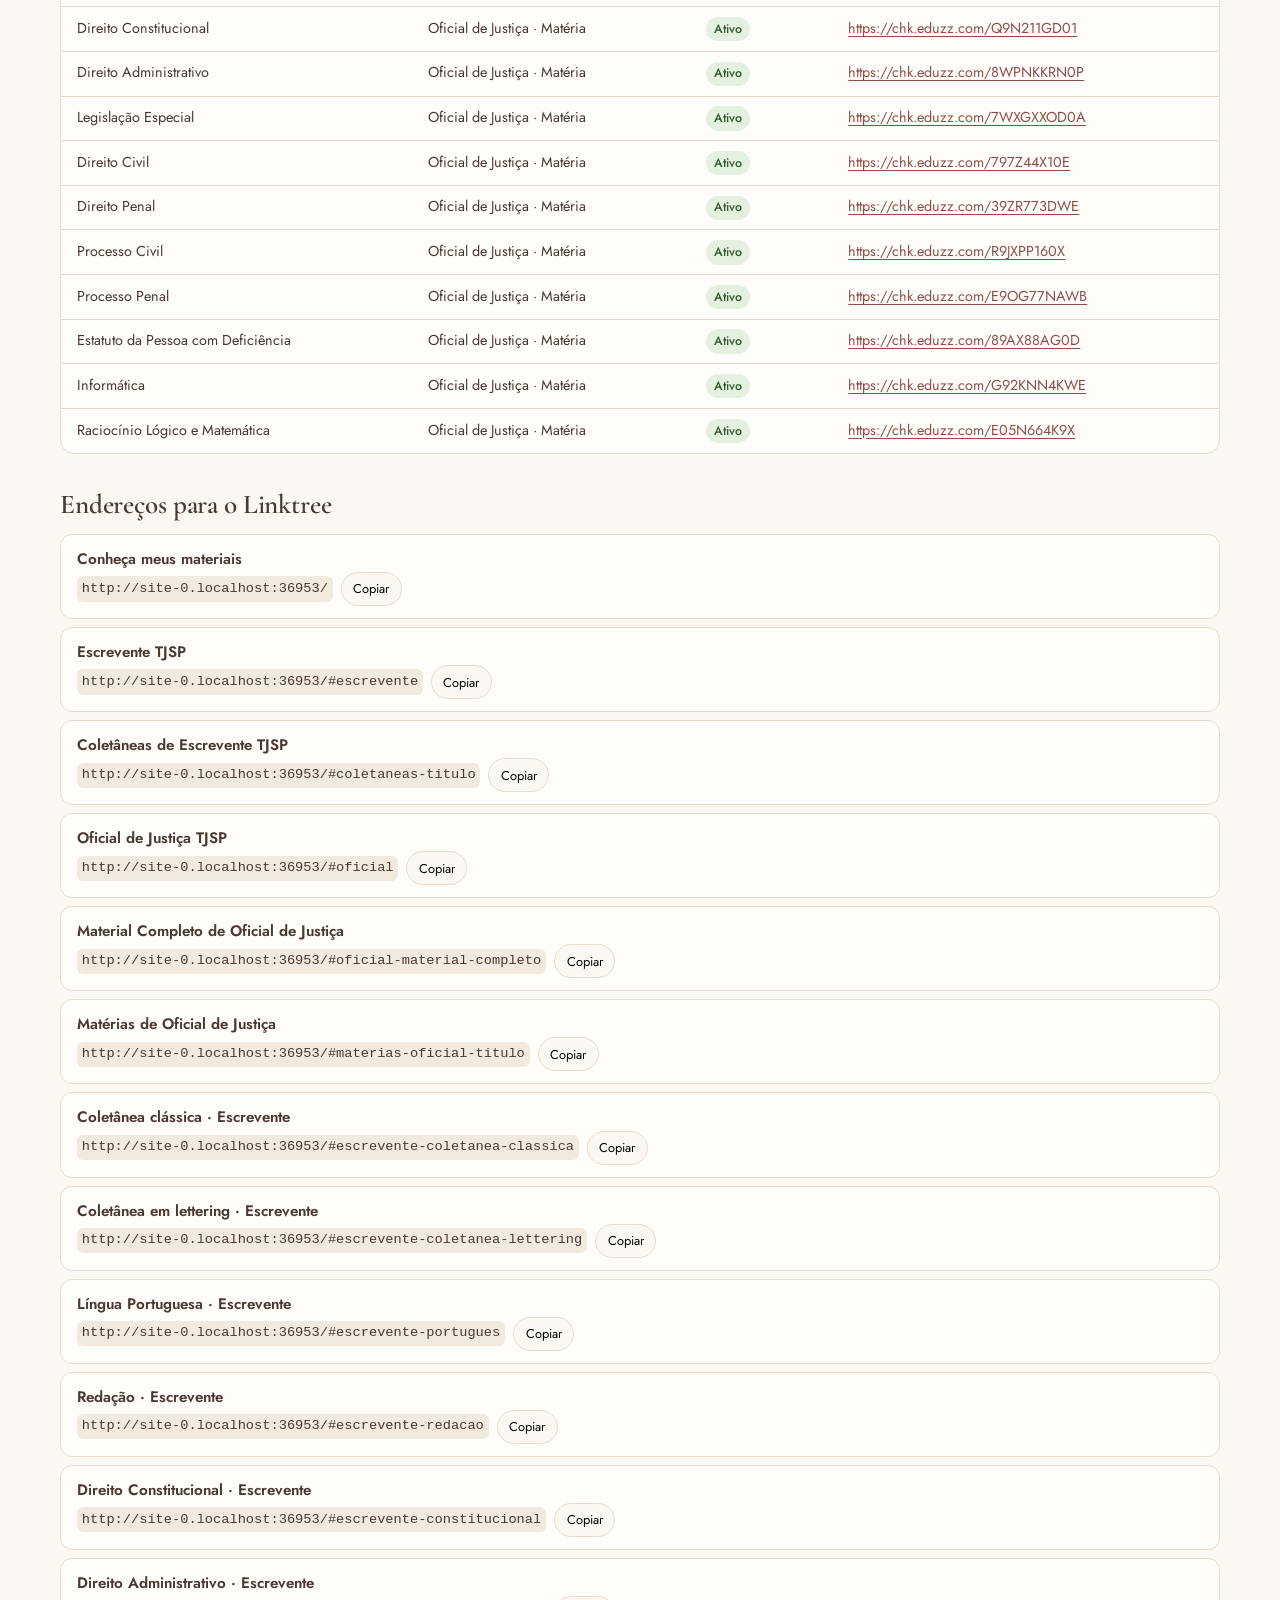
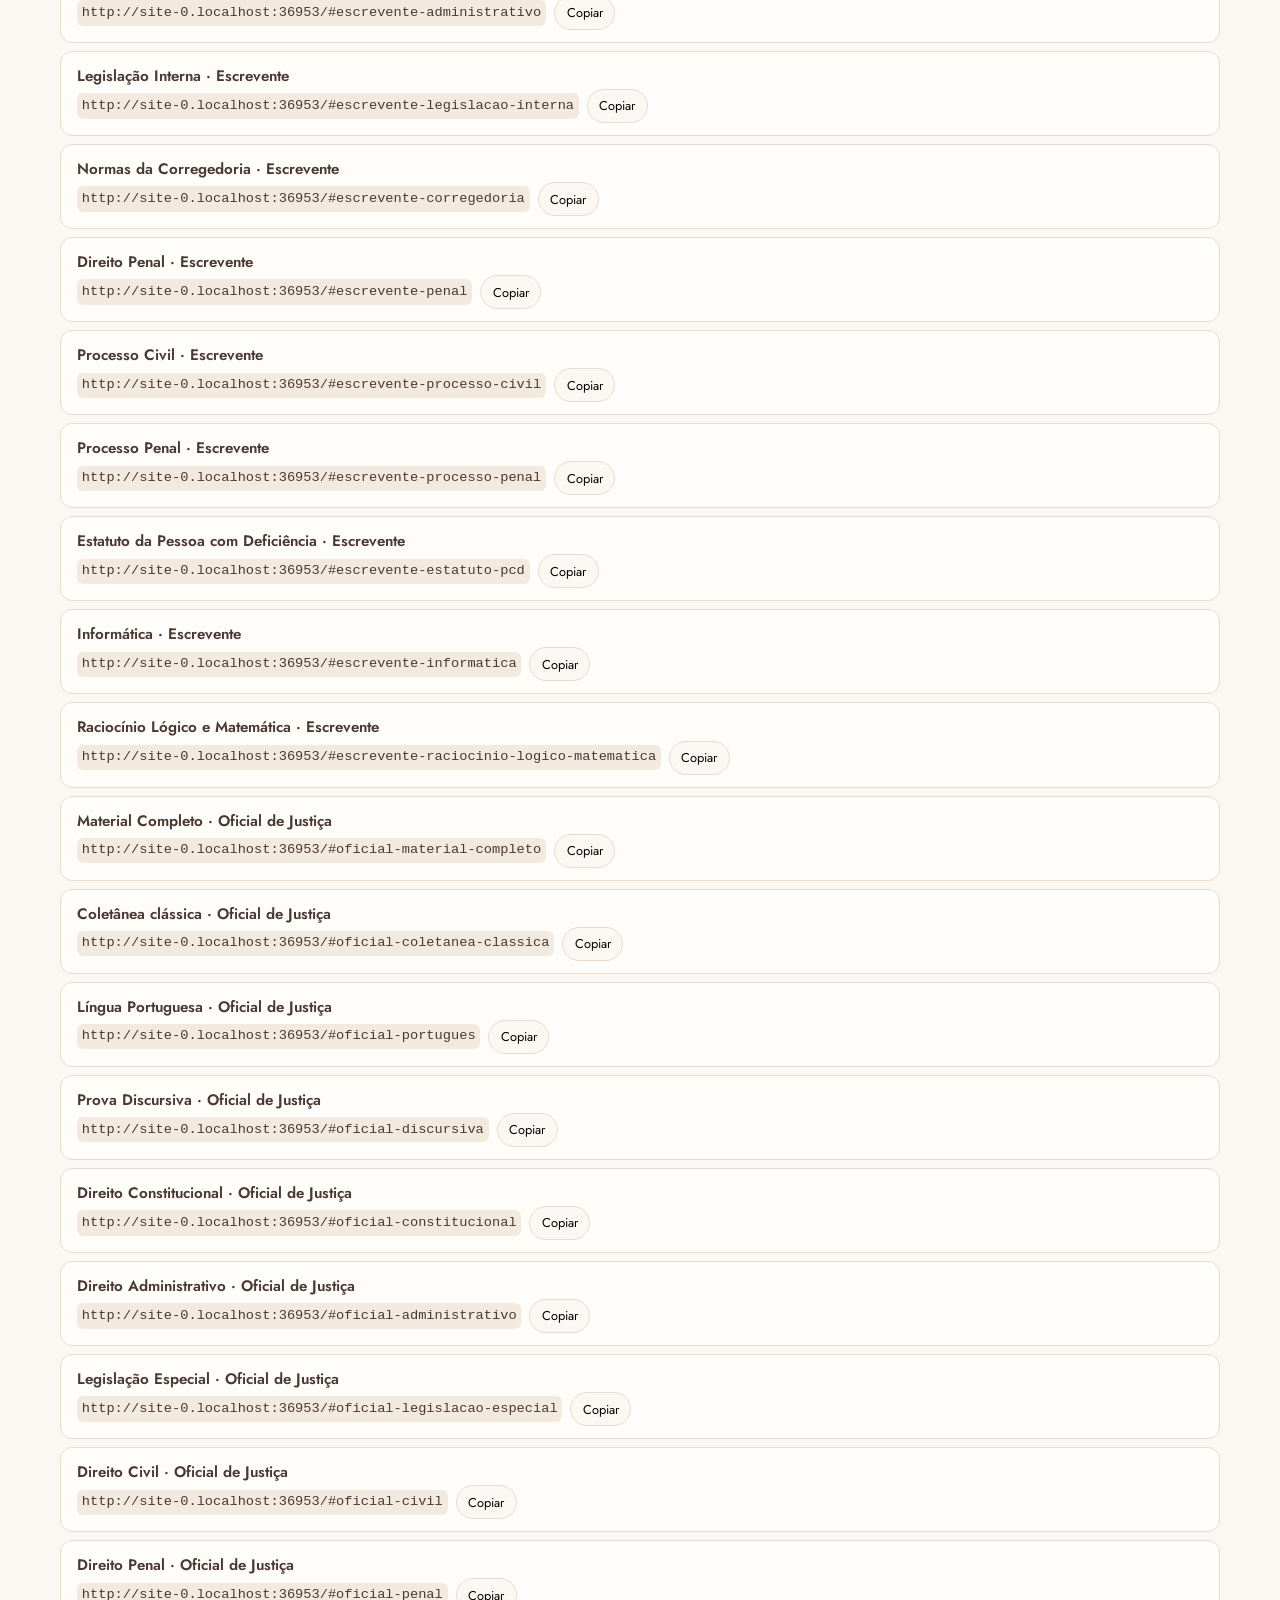
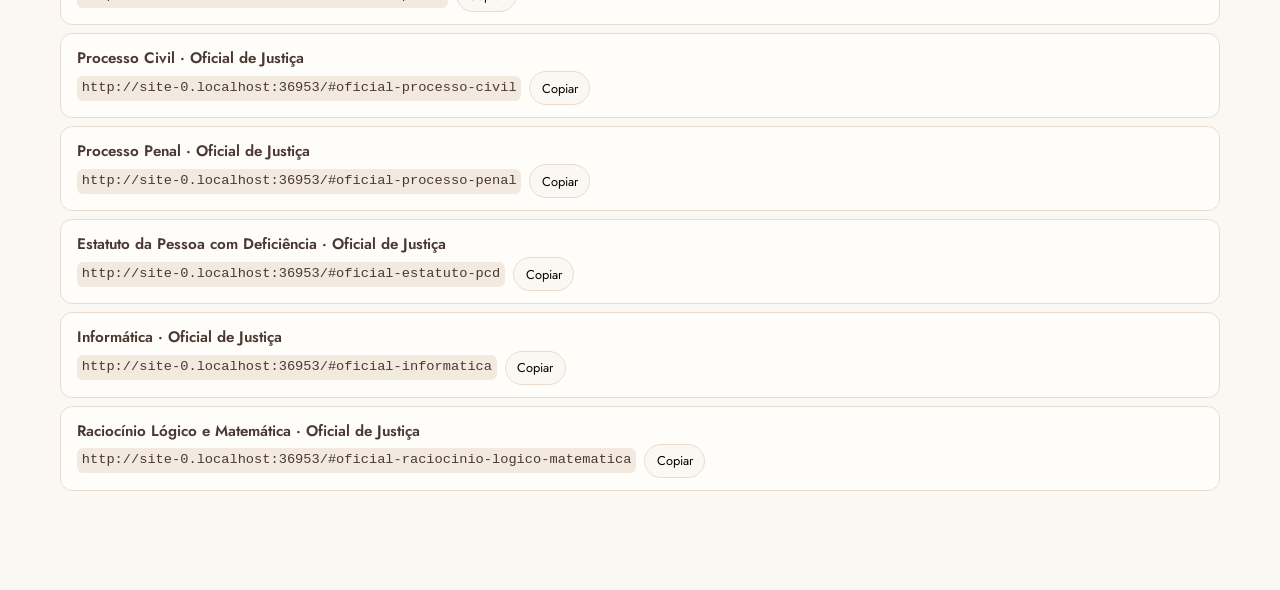
<file: verificar.html>
<!doctype html>
<html lang="pt-BR">
<head>
  <meta charset="utf-8">
  <meta name="viewport" content="width=device-width, initial-scale=1">
  <meta name="robots" content="noindex, nofollow">
  <title>Verificação da loja · Resumos de Direito</title>
  <link rel="icon" href="assets/favicon.svg" type="image/svg+xml">
  <link rel="preconnect" href="https://fonts.googleapis.com">
  <link rel="preconnect" href="https://fonts.gstatic.com" crossorigin>
  <link rel="stylesheet" href="https://fonts.googleapis.com/css2?family=Cormorant+Garamond:wght@600&family=Jost:wght@400;500;600&display=swap">
  <link rel="stylesheet" href="css/estilo.css">
  <style>
    .v { padding: 2.5rem 0 4rem; }
    .v h1 { font-size: clamp(2.2rem, 1.6rem + 2.5vw, 3.2rem); margin-bottom: .75rem; }
    .v-intro { max-width: 760px; color: var(--marrom-2); }
    .v code { padding: .1em .35em; border-radius: 6px; background: var(--bege); font-size: .9em; }
    .v-resumo { display: grid; grid-template-columns: repeat(auto-fit, minmax(170px, 1fr)); gap: .85rem; margin: 2rem 0; }
    .v-cartao { padding: 1rem 1.1rem; border: 1px solid var(--linha); border-radius: 14px; background: var(--papel); }
    .v-cartao strong { display: block; font-family: var(--fonte-titulo); font-size: 2rem; line-height: 1.1; }
    .v-cartao span { color: var(--marrom-3); font-size: .85rem; }
    .v-bloco { margin: 2.25rem 0; }
    .v-bloco h2 { font-size: 1.7rem; margin-bottom: .9rem; }
    .v-lista { display: grid; gap: .5rem; margin: 0; padding: 0; list-style: none; }
    .v-lista li { padding: .75rem 1rem; border-radius: 12px; border: 1px solid var(--linha); background: var(--papel); font-size: .95rem; }
    .v-lista li.erro { border-color: #E2B4AE; background: #FBEDEB; }
    .v-lista li.aviso { border-color: var(--dourado-claro); background: #FCF7EE; }
    .v-lista li.ok { border-color: #CFE0C9; background: #F3F8F1; }
    .v-tabela-caixa { overflow-x: auto; border: 1px solid var(--linha); border-radius: 14px; background: var(--papel); }
    .v-tabela { width: 100%; min-width: 640px; border-collapse: collapse; font-size: .9rem; }
    .v-tabela caption { padding: .9rem 1rem; text-align: left; font-family: var(--fonte-titulo); font-size: 1.35rem; font-weight: 600; }
    .v-tabela th, .v-tabela td { padding: .6rem 1rem; border-top: 1px solid var(--linha); text-align: left; vertical-align: top; }
    .v-tabela th { color: var(--marrom-3); font-size: .75rem; font-weight: 500; letter-spacing: .1em; text-transform: uppercase; }
    .v-tabela td a { word-break: break-all; }
    .v-situacao { display: inline-block; padding: .15em .65em; border-radius: 999px; font-size: .78rem; font-weight: 500; white-space: nowrap; }
    .v-situacao.ok { background: #E4F0E0; color: #2F5A2A; }
    .v-situacao.pendente { background: #FBF4E6; color: var(--dourado-texto); }
    .v-situacao.preparacao { background: var(--bege); color: var(--marrom-2); }
    .v-situacao.erro { background: #FBE3DF; color: #8E2F25; }
    .v-situacao.aviso { background: #FFF1D6; color: #7A5413; }
    .v-copiar { display: flex; flex-wrap: wrap; gap: .5rem; align-items: center; }
    .v-copiar code { word-break: break-all; }
    .v-copiar button { min-height: 34px; padding: .3em .9em; border: 1px solid var(--linha); border-radius: 999px; background: var(--off); font: inherit; font-size: .8rem; cursor: pointer; }
  </style>
  <script src="config/loja.js" defer></script>
  <script src="config/escrevente.js" defer></script>
  <script src="config/oficial.js" defer></script>
  <script src="js/nucleo.js" defer></script>
  <script src="js/verificar.js" defer></script>
</head>
<body>
  <main class="contem v">
    <p class="sobretitulo">Área de conferência</p>
    <h1>Verificação da loja</h1>
    <p class="v-intro">Esta página lê <code>config/loja.js</code>, <code>config/escrevente.js</code> e <code>config/oficial.js</code> e mostra o que está ativo, o que está pendente e o que tem problema. Ela não é indexada pelo Google, mas é pública como o resto do site: não coloque aqui nada sigiloso. <a href="index.html">Voltar para a loja</a></p>
    <div id="verificacao"><p>Carregando…</p></div>
  </main>
</body>
</html>
</file>
<file: css/estilo.css>
/* =====================================================================
   Resumos de Direito · estilos da loja
   Cores, fontes e medidas principais ficam nas variáveis de :root.
   ===================================================================== */

:root {
  /* Paleta */
  --off: #FBF8F4;          /* off-white (fundo)           */
  --papel: #FFFDFA;        /* cartões                     */
  --bege: #F3EADF;         /* bege claro                  */
  --bege-2: #EADCCB;
  --blush: #F7EDE9;
  --rose: #A4625B;         /* rosé queimado               */
  --rose-escuro: #8E4F4A;
  --rose-claro: #E8CFC8;
  --rose-nevoa: #F5E7E2;
  --marrom: #4A3833;       /* marrom suave (texto)        */
  --marrom-2: #6B5048;
  --marrom-3: #7A625A;
  --vinho: #553632;        /* fundo do cartão em destaque */
  --dourado: #C2A36B;      /* dourado discreto (detalhes) */
  --dourado-claro: #E3CB98;
  --dourado-texto: #8A6A35;
  --linha: #E9DCCF;

  /* Sombras e formas */
  --sombra: 0 18px 40px -28px rgba(74, 56, 51, .45);
  --sombra-forte: 0 30px 60px -30px rgba(85, 54, 50, .65);
  --raio: 18px;

  /* Tipografia */
  --fonte-titulo: "Cormorant Garamond", Georgia, "Times New Roman", serif;
  --fonte-texto: "Jost", "Segoe UI", "Helvetica Neue", Arial, sans-serif;

  --largura: 1160px;
  --topo-altura: 68px;
  color-scheme: light;
}

/* ---------- Base ---------- */
*, *::before, *::after { box-sizing: border-box; }
[hidden] { display: none !important; }

html {
  -webkit-text-size-adjust: 100%;
  scroll-behavior: smooth;
  scroll-padding-top: calc(var(--topo-altura) + 12px);
}

body {
  margin: 0;
  background: var(--off);
  color: var(--marrom);
  font-family: var(--fonte-texto);
  font-size: 1.0625rem;
  line-height: 1.65;
  -webkit-font-smoothing: antialiased;
  text-rendering: optimizeLegibility;
}

h1, h2, h3 {
  margin: 0;
  font-family: var(--fonte-titulo);
  font-weight: 600;
  line-height: 1.1;
  color: var(--marrom);
  letter-spacing: -.005em;
}
h2 { font-size: clamp(2rem, 1.45rem + 2.3vw, 3rem); }
h3 { font-size: 1.45rem; }
p { margin: 0 0 1em; }
a { color: var(--rose-escuro); text-underline-offset: 3px; }
img { display: block; max-width: 100%; }
strong { font-weight: 600; }

:focus-visible { outline: 2px solid var(--rose-escuro); outline-offset: 3px; }

.ico {
  width: 1.25em;
  height: 1.25em;
  flex: none;
  fill: none;
  stroke: currentColor;
  stroke-width: 1.6;
  stroke-linecap: round;
  stroke-linejoin: round;
  vertical-align: middle;
}
.ico--cheio { fill: currentColor; }

.sprite { position: absolute; width: 0; height: 0; overflow: hidden; }

.sr-only {
  position: absolute !important;
  width: 1px; height: 1px;
  padding: 0; margin: -1px;
  overflow: hidden;
  clip: rect(0 0 0 0);
  white-space: nowrap;
  border: 0;
}

.pular {
  position: absolute;
  left: 16px;
  top: -80px;
  z-index: 100;
  padding: .7rem 1.1rem;
  border-radius: 999px;
  background: var(--marrom);
  color: var(--off);
  text-decoration: none;
}
.pular:focus { top: 12px; }

.contem { width: min(100% - 32px, var(--largura)); margin-inline: auto; }
@media (min-width: 768px) { .contem { width: min(100% - 64px, var(--largura)); } }

.sobretitulo {
  display: inline-flex;
  align-items: center;
  gap: .75em;
  margin: 0 0 .9rem;
  font-family: var(--fonte-texto);
  font-size: .75rem;
  font-weight: 500;
  line-height: 1.4;
  letter-spacing: .22em;
  text-transform: uppercase;
  color: var(--dourado-texto);
}
.sobretitulo::before { content: ""; width: 28px; height: 1px; background: var(--dourado); }

.vazio {
  padding: 1.5rem;
  border: 1px dashed var(--bege-2);
  border-radius: var(--raio);
  text-align: center;
  color: var(--marrom-2);
}

/* ---------- Botões ---------- */
.botao {
  --bg: transparent;
  --cor: var(--marrom);
  --borda: transparent;
  display: inline-flex;
  align-items: center;
  justify-content: center;
  gap: .55em;
  min-height: 48px;
  padding: .75em 1.5em;
  border: 1px solid var(--borda);
  border-radius: 999px;
  background: var(--bg);
  color: var(--cor);
  font: 500 .95rem/1.2 var(--fonte-texto);
  letter-spacing: .02em;
  text-align: center;
  text-decoration: none;
  cursor: pointer;
  transition: background-color .2s, color .2s, border-color .2s, transform .2s, box-shadow .2s;
  -webkit-tap-highlight-color: transparent;
}
.botao .ico { width: 1.15em; height: 1.15em; }

.botao--primario {
  --bg: var(--rose-escuro);
  --cor: #FFF8F3;
  box-shadow: 0 12px 24px -14px rgba(142, 79, 74, .9);
}
.botao--primario:hover { --bg: #7A403C; transform: translateY(-1px); }

.botao--dourado {
  --bg: linear-gradient(135deg, #E6CF9F, #C9A86A);
  --cor: #3F2724;
  background: linear-gradient(135deg, #E6CF9F, #C9A86A);
  font-weight: 600;
  box-shadow: 0 14px 28px -16px rgba(0, 0, 0, .7);
}
.botao--dourado:hover { background: linear-gradient(135deg, #EED9AE, #D2B377); transform: translateY(-1px); }

.botao--contorno { --bg: var(--papel); --borda: rgba(74, 56, 51, .28); }
.botao--contorno:hover { --bg: var(--rose-nevoa); --borda: var(--rose); --cor: var(--rose-escuro); }

.botao--texto { --cor: var(--rose-escuro); padding-inline: .25em; }
.botao--texto:hover { text-decoration: underline; }

.botao--pequeno { min-height: 42px; padding: .55em 1.1em; font-size: .88rem; }
.botao--largo { width: 100%; }

.botao:disabled,
.botao.is-desativado {
  --bg: var(--bege-2);
  --cor: var(--marrom-2);
  --borda: transparent;
  box-shadow: none;
  cursor: not-allowed;
  transform: none;
}

/* ---------- Faixa de pré-visualização (só no seu computador) ---------- */
.aviso-previa {
  padding: .55rem 16px;
  background: #3F2E2A;
  color: #F3E4D3;
  font-size: .82rem;
  line-height: 1.5;
  text-align: center;
}
.aviso-previa a { color: var(--dourado-claro); }

/* ---------- Topo ---------- */
.topo {
  position: sticky;
  top: 0;
  z-index: 50;
  background: rgba(251, 248, 244, .88);
  -webkit-backdrop-filter: saturate(1.2) blur(12px);
  backdrop-filter: saturate(1.2) blur(12px);
  border-bottom: 1px solid rgba(194, 163, 107, .3);
}
.topo__inner {
  display: flex;
  align-items: center;
  justify-content: space-between;
  gap: 1rem;
  min-height: var(--topo-altura);
}

.marca {
  display: inline-flex;
  align-items: center;
  gap: .65rem;
  color: var(--marrom);
  text-decoration: none;
}
.marca__selo {
  display: grid;
  place-items: center;
  width: 38px;
  height: 38px;
  border: 1px solid var(--dourado);
  border-radius: 50%;
  background: var(--papel);
  color: var(--rose-escuro);
}
.marca__selo .ico { width: 20px; height: 20px; }
.marca__nome {
  font-family: var(--fonte-titulo);
  font-size: 1.45rem;
  font-weight: 600;
  line-height: 1;
  letter-spacing: .01em;
  white-space: nowrap;
}
@media (max-width: 360px) {
  .marca__nome { font-size: 1.25rem; }
  .marca__selo { width: 34px; height: 34px; }
}
.marca__nome em, .rodape__marca em, .hero h1 em {
  font-style: italic;
  font-weight: 500;
  color: var(--rose);
}

.menu { display: flex; align-items: center; gap: 1.75rem; }
.menu ul { display: flex; gap: 1.6rem; margin: 0; padding: 0; list-style: none; }
.menu ul a {
  position: relative;
  padding: .4rem 0;
  color: var(--marrom-2);
  font-size: .95rem;
  text-decoration: none;
}
.menu ul a::after {
  content: "";
  position: absolute;
  left: 0; right: 0; bottom: 0;
  height: 1px;
  background: var(--dourado);
  transform: scaleX(0);
  transition: transform .25s;
}
.menu ul a:hover { color: var(--marrom); }
.menu ul a:hover::after { transform: scaleX(1); }

.menu-botao { display: none; }

@media (max-width: 859px) {
  .menu-botao {
    display: inline-flex;
    align-items: center;
    gap: .45rem;
    flex: none;
    min-width: 96px;
    min-height: 44px;
    justify-content: center;
    padding: 0 1rem;
    border: 1px solid var(--linha);
    border-radius: 999px;
    background: var(--papel);
    color: var(--marrom);
    font: 500 .9rem var(--fonte-texto);
    cursor: pointer;
  }
  .menu {
    position: absolute;
    inset: 100% 0 auto 0;
    display: none;
    flex-direction: column;
    align-items: stretch;
    gap: 0;
    padding: .25rem 16px 1.25rem;
    background: var(--off);
    border-bottom: 1px solid var(--linha);
    box-shadow: var(--sombra);
  }
  .menu.is-aberto { display: flex; }
  .menu ul { flex-direction: column; gap: 0; }
  .menu ul a {
    display: block;
    padding: .9rem .25rem;
    border-bottom: 1px solid var(--linha);
    font-size: 1.05rem;
  }
  .menu ul a::after { display: none; }
  .menu .botao { margin-top: 1rem; }
}

/* ---------- Página inicial ---------- */
.hero {
  position: relative;
  overflow: clip;
  padding: clamp(2.5rem, 6vw, 5.5rem) 0 clamp(3rem, 7vw, 6rem);
  background:
    radial-gradient(60% 70% at 85% 30%, rgba(232, 207, 200, .55), transparent 70%),
    radial-gradient(50% 60% at 0% 100%, rgba(233, 219, 190, .45), transparent 70%),
    var(--off);
}
.hero__grid { display: grid; gap: 2.5rem; align-items: center; }
@media (min-width: 900px) { .hero__grid { grid-template-columns: 1.1fr .9fr; gap: 3rem; } }

.hero h1 {
  font-size: clamp(3.1rem, 2rem + 5vw, 5.4rem);
  line-height: .98;
  letter-spacing: -.015em;
}
.hero__frase {
  margin: 1.1rem 0 1.25rem;
  font-family: var(--fonte-titulo);
  font-size: clamp(1.45rem, 1.1rem + 1.2vw, 1.95rem);
  font-style: italic;
  font-weight: 500;
  line-height: 1.25;
  color: var(--rose-escuro);
}
.hero__frase span { display: block; }
.hero__desc { max-width: 34em; font-size: 1.1rem; color: var(--marrom-2); }

.hero__acoes {
  display: flex;
  flex-wrap: wrap;
  align-items: center;
  gap: .75rem 1.25rem;
  margin: 2rem 0 2.25rem;
}

.hero__selos {
  display: flex;
  flex-wrap: wrap;
  gap: .6rem 1.6rem;
  margin: 0;
  padding: 1.4rem 0 0;
  border-top: 1px solid rgba(194, 163, 107, .35);
  list-style: none;
  font-size: .9rem;
  color: var(--marrom-2);
}
.hero__selos li { display: inline-flex; align-items: center; gap: .5rem; }
.hero__selos .ico { width: 18px; height: 18px; color: var(--dourado-texto); }

.hero__capas {
  position: relative;
  width: 100%;
  max-width: 480px;
  height: clamp(300px, 42vw, 480px);
  margin-inline: auto;
}
.hero__capas::before {
  content: "";
  position: absolute;
  inset: 4% 6%;
  border: 1px solid rgba(194, 163, 107, .45);
  border-radius: 50%;
}
.hero__capas::after {
  content: "";
  position: absolute;
  inset: 12% 14%;
  border-radius: 50%;
  background: radial-gradient(circle, rgba(255, 253, 250, .9), transparent 70%);
}
.hero__capas .capa {
  position: absolute;
  top: 50%;
  left: 50%;
  z-index: 1;
  width: 50%;
  box-shadow: var(--sombra-forte);
}
.hero__capas .capa:nth-child(1) { z-index: 3; transform: translate(-50%, -47%); }
.hero__capas .capa:nth-child(2) { transform: translate(-96%, -52%) rotate(-8deg); }
.hero__capas .capa:nth-child(3) { transform: translate(-4%, -54%) rotate(7deg); }

/* ---------- Seções ---------- */
.secao { padding: clamp(3.5rem, 8vw, 6.5rem) 0; }
.secao--linha { border-top: 1px solid rgba(194, 163, 107, .25); }
.secao--bege { background: var(--bege); }
.secao--blush { background: linear-gradient(180deg, var(--blush), var(--off)); }

.secao__cabecalho {
  max-width: 660px;
  margin: 0 auto clamp(2rem, 5vw, 3.25rem);
  text-align: center;
}
.secao__cabecalho .sobretitulo::after { content: ""; width: 28px; height: 1px; background: var(--dourado); }
.secao__cabecalho h2::after {
  content: "";
  display: block;
  width: 64px;
  height: 9px;
  margin: 1.1rem auto 0;
  background: center / contain no-repeat url("data:image/svg+xml,%3Csvg xmlns='http://www.w3.org/2000/svg' viewBox='0 0 64 9'%3E%3Cpath d='M0 4.5h25M39 4.5h25' stroke='%23C2A36B'/%3E%3Cpath d='M32 1l3.5 3.5L32 8l-3.5-3.5z' fill='none' stroke='%23C2A36B'/%3E%3C/svg%3E");
}
.secao__cabecalho p:not(.sobretitulo) { margin: 1.1rem 0 0; color: var(--marrom-2); }

/* ---------- Etiquetas de status ---------- */
.etiqueta {
  display: inline-flex;
  align-items: center;
  gap: .45em;
  width: fit-content;
  padding: .3em .8em;
  border: 1px solid var(--bege-2);
  border-radius: 999px;
  background: var(--bege);
  color: var(--marrom-2);
  font-size: .7rem;
  font-weight: 500;
  line-height: 1.3;
  letter-spacing: .1em;
  text-transform: uppercase;
}
.etiqueta::before { content: ""; width: 6px; height: 6px; border-radius: 50%; background: currentColor; }
.etiqueta--ativo { border-color: var(--rose-claro); background: var(--rose-nevoa); color: var(--rose-escuro); }
.etiqueta--breve { border-color: var(--dourado-claro); background: #FBF4E6; color: var(--dourado-texto); }
.etiqueta--preparacao { border-style: dashed; background: transparent; }

/* ---------- Capas (geradas a partir do nome da disciplina) ---------- */
.capa {
  --c-fundo: #B0716A;
  --c-fundo-2: #8E4F4A;
  --c-texto: #FFF6EE;
  --c-ouro: #E8D2A2;
  position: relative;
  display: block;
  width: 100%;
  aspect-ratio: 210 / 297;
  overflow: hidden;
  border-radius: 3px 9px 9px 3px;
  container-type: inline-size; /* textos da capa crescem junto com ela (unidade cqi) */
  background:
    radial-gradient(120% 70% at 85% 0%, rgba(255, 255, 255, .2), transparent 60%),
    linear-gradient(160deg, var(--c-fundo), var(--c-fundo-2));
  color: var(--c-texto);
  text-align: center;
}
.capa::after {
  /* lombada */
  content: "";
  position: absolute;
  inset: 0 auto 0 0;
  width: 4.5%;
  background: linear-gradient(90deg, rgba(0, 0, 0, .2), rgba(255, 255, 255, .15) 70%, transparent);
}
.capa__miolo {
  position: absolute;
  inset: 0;
  display: flex;
  flex-direction: column;
  align-items: center;
  justify-content: space-between;
  padding: 12cqi 10cqi 10cqi 11cqi;
}
.capa__miolo::before {
  /* moldura dourada */
  content: "";
  position: absolute;
  inset: 5cqi 5cqi 5cqi 7cqi;
  border: 1px solid var(--c-ouro);
  border-radius: 2px 5px 5px 2px;
  opacity: .75;
  pointer-events: none;
}
.capa__marca {
  font-size: 4.4cqi;
  letter-spacing: .26em;
  line-height: 1.3;
  text-transform: uppercase;
  opacity: .9;
}
.capa__centro { display: flex; flex-direction: column; align-items: center; gap: 7cqi; }
.capa__icone {
  display: grid;
  place-items: center;
  width: 25cqi;
  height: 25cqi;
  border: 1px solid var(--c-ouro);
  border-radius: 50%;
  color: var(--c-ouro);
}
.capa__icone .ico { width: 13cqi; height: 13cqi; stroke-width: 1.3; }
.capa__titulo {
  font-family: var(--fonte-titulo);
  font-size: 11cqi;
  font-weight: 600;
  line-height: 1.02;
  overflow-wrap: anywhere;
}
.capa__titulo small {
  display: block;
  margin-bottom: 3cqi;
  font-family: var(--fonte-texto);
  font-size: 4.6cqi;
  font-weight: 400;
  letter-spacing: .32em;
  text-transform: uppercase;
  color: var(--c-ouro);
}
.capa__rodape {
  font-size: 3.6cqi;
  letter-spacing: .14em;
  line-height: 1.3;
  text-transform: uppercase;
  opacity: .85;
}
.capa--imagem { background: var(--bege-2); }
.capa--imagem::after { display: none; }
.capa--imagem img { width: 100%; height: 100%; object-fit: cover; }

.capa--rose      { --c-fundo: #B5766E; --c-fundo-2: #8E4F4A; }
.capa--cacau     { --c-fundo: #7E5E54; --c-fundo-2: #4E3934; }
.capa--terracota { --c-fundo: #BC7A5F; --c-fundo-2: #93573F; }
.capa--malva     { --c-fundo: #A47D86; --c-fundo-2: #75535E; }
.capa--dourado   { --c-fundo: #D9BF8C; --c-fundo-2: #B08F55; --c-texto: #3F2724; --c-ouro: #6B4E1F; }
.capa--vinho     { --c-fundo: #84474D; --c-fundo-2: #5A2C33; }
.capa--areia     { --c-fundo: #EFE2CF; --c-fundo-2: #DCC6A8; --c-texto: #4A3833; --c-ouro: #9C7A40; }
.capa--nude      { --c-fundo: #F4E1D9; --c-fundo-2: #DFBDB0; --c-texto: #553632; --c-ouro: #9C7A40; }

.capa--mini { border-radius: 2px 5px 5px 2px; }
.capa--mini .capa__miolo { justify-content: center; padding: 10cqi 8cqi; }
.capa--mini .capa__marca,
.capa--mini .capa__rodape,
.capa--mini .capa__titulo small { visibility: hidden; }
.capa--mini .capa__titulo { font-size: 13cqi; }

/* ---------- Grade de disciplinas ---------- */
.disciplinas {
  display: grid;
  grid-template-columns: repeat(2, minmax(0, 1fr));
  gap: 1rem;
  margin: 0;
  padding: 0;
  list-style: none;
}
@media (min-width: 720px) { .disciplinas { grid-template-columns: repeat(3, minmax(0, 1fr)); gap: 1.5rem; } }

.dcard {
  position: relative;
  display: flex;
  flex-direction: column;
  height: 100%;
  overflow: hidden;
  border: 1px solid var(--linha);
  border-radius: var(--raio);
  background: var(--papel);
  transition: transform .25s, box-shadow .25s, border-color .25s;
}
.dcard:hover { transform: translateY(-4px); border-color: var(--rose-claro); box-shadow: var(--sombra); }
.dcard.is-atual { border-color: var(--rose); box-shadow: 0 0 0 1px var(--rose), var(--sombra); }

.dcard__palco {
  display: grid;
  place-items: center;
  padding: 1.25rem .75rem;
  background: linear-gradient(160deg, var(--rose-nevoa), var(--bege));
}
.dcard__palco .capa {
  width: min(76%, 200px);
  box-shadow: 0 16px 28px -16px rgba(74, 56, 51, .6);
  transition: transform .3s;
}
.dcard:hover .capa { transform: translateY(-3px) rotate(-1.5deg); }

.dcard__info { display: flex; flex: 1; flex-direction: column; gap: .4rem; padding: .95rem .9rem 1.1rem; }
.dcard__nome { font-size: 1.2rem; line-height: 1.12; }
.dcard__nome a { color: inherit; text-decoration: none; }
.dcard__nome a::after { content: ""; position: absolute; inset: 0; z-index: 1; border-radius: var(--raio); }
.dcard__nome a:focus-visible { outline: none; }
.dcard__nome a:focus-visible::after { outline: 2px solid var(--rose-escuro); outline-offset: -3px; }
.dcard__preco { margin: 0; font-size: .86rem; color: var(--marrom-3); }
.dcard__preco strong { color: var(--marrom); }
.dcard__cta {
  display: inline-flex;
  align-items: center;
  gap: .4rem;
  margin-top: auto;
  padding-top: .35rem;
  color: var(--rose-escuro);
  font-size: .86rem;
  font-weight: 500;
}
.dcard__cta .ico { transition: transform .25s; }
.dcard:hover .dcard__cta .ico { transform: translateX(3px); }

@media (min-width: 720px) {
  .dcard__palco { padding: 1.75rem 1rem; }
  .dcard__info { padding: 1.15rem 1.25rem 1.35rem; }
  .dcard__nome { font-size: 1.5rem; }
}

/* ---------- Página da disciplina ---------- */
.painel {
  padding: clamp(2.25rem, 6vw, 4.5rem) 0 clamp(3rem, 7vw, 5rem);
  border-block: 1px solid var(--linha);
  background: var(--bege);
}
.painel:focus { outline: none; }

.painel__trilha {
  display: flex;
  flex-wrap: wrap;
  align-items: center;
  gap: .75rem 1.25rem;
  margin-bottom: 2rem;
}
.voltar {
  display: inline-flex;
  align-items: center;
  gap: .4rem;
  color: var(--marrom-2);
  font-size: .9rem;
  text-decoration: none;
}
.voltar:hover { color: var(--rose-escuro); }

.pilulas {
  display: flex;
  flex: 1 1 100%;
  gap: .5rem;
  min-width: 0;
  margin: 0;
  padding: 0 0 .35rem;
  overflow-x: auto;
  list-style: none;
  scrollbar-width: none;
}
.pilulas::-webkit-scrollbar { display: none; }
@media (min-width: 900px) { .pilulas { flex: 1 1 0; justify-content: flex-end; flex-wrap: wrap; overflow: visible; } }
.pilulas a {
  display: inline-flex;
  align-items: center;
  min-height: 38px;
  padding: .35rem .95rem;
  border: 1px solid var(--bege-2);
  border-radius: 999px;
  background: var(--papel);
  color: var(--marrom-2);
  font-size: .85rem;
  text-decoration: none;
  white-space: nowrap;
}
.pilulas a:hover { border-color: var(--rose); color: var(--rose-escuro); }
.pilulas a[aria-current="page"] { border-color: var(--marrom); background: var(--marrom); color: var(--off); }

.painel__topo {
  display: grid;
  grid-template-columns: 108px 1fr;
  grid-template-areas: "capa info" "acoes acoes";
  gap: 1.25rem;
  align-items: center;
  margin-bottom: clamp(2.25rem, 5vw, 3.25rem);
}
.painel__topo > .capa { grid-area: capa; box-shadow: var(--sombra-forte); }
.painel__info { grid-area: info; display: flex; flex-direction: column; align-items: flex-start; gap: .65rem; }
.painel__info .sobretitulo { margin: 0; }
.painel__info h2 { font-size: clamp(1.85rem, 1.3rem + 2.6vw, 3.2rem); }
.painel__info h2:focus { outline: none; }
.painel__chamada { margin: 0; color: var(--marrom-2); }
.painel__acoes { grid-area: acoes; display: flex; flex-wrap: wrap; gap: .6rem; }
@media (max-width: 479px) { .painel__acoes .botao { flex: 1 1 100%; } }
@media (min-width: 760px) {
  .painel__topo { grid-template-columns: 190px 1fr; grid-template-areas: "capa info" "capa acoes"; column-gap: 2.5rem; row-gap: 1.5rem; align-items: end; }
  .painel__acoes { align-self: start; }
}

.preparacao {
  display: flex;
  gap: 1rem;
  align-items: flex-start;
  margin-bottom: 2rem;
  padding: 1.25rem 1.4rem;
  border: 1px dashed var(--dourado);
  border-radius: var(--raio);
  background: var(--papel);
}
.preparacao__icone { color: var(--dourado-texto); }
.preparacao__icone .ico { width: 28px; height: 28px; }
.preparacao h3 { margin-bottom: .35rem; font-size: 1.35rem; }
.preparacao p { margin: 0 0 .9rem; color: var(--marrom-2); }

/* ---------- Cartões de produto ---------- */
.produtos { display: grid; gap: 1.25rem; padding-top: .9rem; }
@media (min-width: 640px) {
  .produtos { grid-template-columns: repeat(2, minmax(0, 1fr)); }
  .produto--destaque { grid-column: 1 / -1; }
}
@media (max-width: 979px) { .produto--destaque { order: -1; } }
@media (min-width: 980px) {
  .produtos { grid-template-columns: repeat(3, minmax(0, 1fr)); gap: 1.5rem; padding-top: 1.5rem; }
  .produto { order: var(--ordem, 0); }
  .produto--destaque { grid-column: auto; margin-block: -1rem; }
}

.produto {
  position: relative;
  display: flex;
  flex-direction: column;
  gap: 1rem;
  padding: 1.75rem 1.4rem 1.4rem;
  border: 1px solid var(--linha);
  border-radius: var(--raio);
  background: var(--papel);
  box-shadow: var(--sombra);
}
@media (min-width: 980px) { .produto { padding: 2rem 1.6rem 1.6rem; } }

.produto__selo {
  position: absolute;
  top: 0;
  left: 50%;
  display: inline-flex;
  align-items: center;
  gap: .45em;
  margin: 0;
  padding: .5em 1.15em;
  border-radius: 999px;
  background: linear-gradient(90deg, #E6CF9F, #C9A86A);
  box-shadow: 0 10px 20px -12px rgba(0, 0, 0, .6);
  color: #3F2724;
  font-size: .7rem;
  font-weight: 600;
  letter-spacing: .14em;
  text-transform: uppercase;
  white-space: nowrap;
  transform: translate(-50%, -50%);
}
.produto__selo .ico { width: 1.1em; height: 1.1em; }

.produto__cabecalho { display: flex; align-items: center; gap: .85rem; }
.produto__icone {
  display: grid;
  flex: none;
  place-items: center;
  width: 46px;
  height: 46px;
  border: 1px solid var(--rose-claro);
  border-radius: 50%;
  background: var(--rose-nevoa);
  color: var(--rose-escuro);
}
.produto__nome { font-size: 1.55rem; line-height: 1.08; }
.produto__desc { margin: 0; color: var(--marrom-2); font-size: .97rem; }

.produto__inclui {
  display: grid;
  gap: .4rem;
  margin: 0;
  padding: .85rem 1rem;
  border: 1px dashed rgba(227, 203, 152, .45);
  border-radius: 12px;
  list-style: none;
  font-size: .93rem;
}
.produto__inclui li { display: flex; align-items: center; gap: .55rem; }
.produto__inclui .ico { width: 18px; height: 18px; color: var(--dourado-claro); }

/* Seletor lettering / comum */
.versoes { min-width: 0; margin: 0; padding: 0; border: 0; }
.versoes legend {
  margin-bottom: .5rem;
  padding: 0;
  color: var(--dourado-texto);
  font-size: .72rem;
  font-weight: 500;
  letter-spacing: .16em;
  text-transform: uppercase;
}
.versoes__opcoes {
  display: grid;
  grid-template-columns: 1fr 1fr;
  gap: 4px;
  padding: 4px;
  border: 1px solid var(--bege-2);
  border-radius: 999px;
  background: var(--bege);
}
.versao { position: relative; display: block; cursor: pointer; }
.versao input { position: absolute; inset: 0; width: 100%; height: 100%; margin: 0; opacity: 0; cursor: pointer; }
.versao span {
  display: flex;
  align-items: center;
  justify-content: center;
  gap: .4rem;
  min-height: 40px;
  border-radius: 999px;
  color: var(--marrom-2);
  font-size: .88rem;
  font-weight: 500;
  transition: background-color .2s, color .2s, box-shadow .2s;
}
.versao span .ico { width: 1.05em; height: 1.05em; }
.versao input:checked + span { background: var(--papel); color: var(--rose-escuro); box-shadow: 0 4px 12px -6px rgba(74, 56, 51, .4); }
.versao input:focus-visible + span { outline: 2px solid var(--rose-escuro); outline-offset: 2px; }
.versoes__ajuda { min-height: 1.5em; margin: .5rem 0 0; color: var(--marrom-3); font-size: .82rem; }
.versoes__unica { margin: 0; color: var(--marrom-3); font-size: .85rem; }

/* Preço e compra */
.produto__rodape { display: grid; gap: .9rem; margin-top: auto; padding-top: 1.1rem; border-top: 1px solid var(--linha); }
.produto__preco p { margin: 0; }
.produto__economia {
  display: inline-flex;
  margin-bottom: .55rem !important;
  padding: .3em .85em;
  border-radius: 999px;
  background: var(--rose-nevoa);
  color: var(--rose-escuro);
  font-size: .76rem;
  font-weight: 600;
  letter-spacing: .08em;
  text-transform: uppercase;
}
.produto__valor { display: flex; flex-wrap: wrap; align-items: baseline; gap: .15rem .6rem; }
.produto__de { color: var(--marrom-3); font-size: .9rem; }
.produto__valor strong {
  font-family: var(--fonte-titulo);
  font-size: 2.6rem;
  font-weight: 600;
  font-variant-numeric: lining-nums;
  line-height: 1;
  letter-spacing: -.01em;
  color: var(--marrom);
}
.produto__meta { display: flex; align-items: center; gap: .45rem; margin: 0; color: var(--marrom-3); font-size: .8rem; }
.produto__meta .ico { width: 16px; height: 16px; }
.produto__compra { display: grid; gap: .5rem; }
.produto__compra p { margin: 0; color: var(--marrom-3); font-size: .78rem; text-align: center; }

/* Cartão em destaque (combo) */
.produto--destaque {
  border-color: rgba(227, 203, 152, .55);
  background:
    radial-gradient(120% 60% at 100% 0%, rgba(227, 203, 152, .2), transparent 60%),
    linear-gradient(165deg, #6B4541, var(--vinho));
  box-shadow: var(--sombra-forte);
  color: #F7EEE6;
}
.produto--destaque .produto__nome,
.produto--destaque .produto__valor strong { color: #FFF8F0; }
.produto--destaque .produto__desc,
.produto--destaque .produto__de,
.produto--destaque .produto__meta,
.produto--destaque .produto__compra p,
.produto--destaque .versoes__ajuda,
.produto--destaque .versoes__unica { color: rgba(247, 238, 230, .82); }
.produto--destaque .produto__icone { border-color: rgba(227, 203, 152, .45); background: rgba(227, 203, 152, .12); color: var(--dourado-claro); }
.produto--destaque .versoes legend { color: var(--dourado-claro); }
.produto--destaque .versoes__opcoes { border-color: rgba(227, 203, 152, .3); background: rgba(0, 0, 0, .18); }
.produto--destaque .versao span { color: rgba(247, 238, 230, .82); }
.produto--destaque .versao input:checked + span { background: #F7EEE6; color: var(--vinho); }
.produto--destaque .produto__rodape { border-top-color: rgba(227, 203, 152, .25); }
.produto--destaque .produto__economia { border: 1px solid rgba(227, 203, 152, .45); background: rgba(227, 203, 152, .14); color: #F0DDB4; }
.produto--destaque .botao:disabled { --bg: rgba(255, 255, 255, .14); --cor: #F7EEE6; }
.produto--destaque :focus-visible,
.produto--destaque .versao input:focus-visible + span { outline-color: var(--dourado-claro); }

.produtos__nota {
  display: flex;
  align-items: center;
  justify-content: center;
  gap: .45rem;
  margin: 2.25rem 0 0;
  color: var(--marrom-3);
  font-size: .85rem;
  text-align: center;
}
.produtos__nota .ico { flex: none; width: 16px; height: 16px; color: var(--dourado-texto); }

/* ---------- Sobre os materiais ---------- */
.sobre { display: grid; gap: 2.5rem; }
@media (min-width: 940px) { .sobre { grid-template-columns: .95fr 1.05fr; gap: 4rem; align-items: start; } }
.sobre__texto h2 { margin-bottom: 1.25rem; }
.sobre__texto > p:not(.sobretitulo) { color: var(--marrom-2); }

.formatos { display: grid; gap: 0; margin: 1.75rem 0 0; }
.formatos div { padding: 1rem 0; border-top: 1px solid rgba(194, 163, 107, .35); }
.formatos div:last-child { border-bottom: 1px solid rgba(194, 163, 107, .35); }
.formatos dt { font-family: var(--fonte-titulo); font-size: 1.3rem; font-weight: 600; }
.formatos dd { margin: .2rem 0 0; color: var(--marrom-2); font-size: .97rem; }

.recursos { display: grid; gap: 1rem; margin: 0; padding: 0; list-style: none; }
@media (min-width: 560px) { .recursos { grid-template-columns: repeat(2, minmax(0, 1fr)); } }
.recurso { padding: 1.5rem 1.35rem; border: 1px solid var(--linha); border-radius: 16px; background: var(--papel); }
.recurso h3 { margin: .9rem 0 .4rem; font-size: 1.3rem; }
.recurso p { margin: 0; color: var(--marrom-2); font-size: .95rem; }
.recurso__icone, .passo__icone {
  display: grid;
  place-items: center;
  width: 44px;
  height: 44px;
  border: 1px solid var(--dourado);
  border-radius: 50%;
  color: var(--rose-escuro);
}

/* ---------- Amostras ---------- */
.amostras { display: grid; gap: .85rem; margin: 0; padding: 0; list-style: none; }
@media (min-width: 700px) { .amostras { grid-template-columns: repeat(2, minmax(0, 1fr)); } }
@media (min-width: 1040px) { .amostras { grid-template-columns: repeat(3, minmax(0, 1fr)); } }
.amostra {
  display: grid;
  grid-template-columns: 52px 1fr auto;
  align-items: center;
  gap: 1rem;
  padding: .85rem 1rem;
  border: 1px solid var(--linha);
  border-radius: 14px;
  background: var(--papel);
}
.amostra h3 { font-size: 1.15rem; }
.amostra p { margin: .1rem 0 0; color: var(--marrom-3); font-size: .82rem; }

/* ---------- Como comprar ---------- */
.passos { display: grid; gap: 1.25rem; margin: 0; padding: 0; list-style: none; counter-reset: passo; }
@media (min-width: 820px) { .passos { grid-template-columns: repeat(3, minmax(0, 1fr)); gap: 1.5rem; } }
.passo {
  position: relative;
  padding: 1.75rem 1.5rem 1.6rem;
  border: 1px solid var(--linha);
  border-radius: var(--raio);
  background: var(--papel);
  counter-increment: passo;
}
.passo::after {
  content: counter(passo, decimal-leading-zero);
  position: absolute;
  top: 1.1rem;
  right: 1.4rem;
  color: var(--dourado);
  font-family: var(--fonte-titulo);
  font-size: 2.4rem;
  font-weight: 600;
  line-height: 1;
}
.passo h3 { margin: 1rem 0 .4rem; font-size: 1.35rem; }
.passo p { margin: 0; color: var(--marrom-2); font-size: .96rem; }

/* ---------- Perguntas frequentes ---------- */
.faq { display: grid; gap: .75rem; max-width: 820px; margin: 0 auto; }
.faq__item { border: 1px solid var(--linha); border-radius: 14px; background: var(--papel); transition: border-color .2s; }
.faq__item[open] { border-color: var(--rose-claro); }
.faq__item summary {
  display: flex;
  align-items: center;
  justify-content: space-between;
  gap: 1rem;
  min-height: 56px;
  padding: 1rem 1.25rem;
  border-radius: 14px;
  color: var(--marrom);
  font-weight: 500;
  cursor: pointer;
  list-style: none;
}
.faq__item summary::-webkit-details-marker { display: none; }
.faq__item summary .ico { color: var(--dourado-texto); transition: transform .25s; }
.faq__item[open] summary .ico { transform: rotate(180deg); }
.faq__resposta { padding: 0 1.25rem 1.1rem; color: var(--marrom-2); font-size: .98rem; }
.faq__resposta p:last-child { margin-bottom: 0; }
.faq__mais { margin: 2rem 0 0; text-align: center; }

.aviso-legal {
  display: flex;
  align-items: flex-start;
  gap: .9rem;
  max-width: 820px;
  margin: 3rem auto 0;
  padding: 1.15rem 1.35rem;
  border: 1px solid var(--dourado-claro);
  border-radius: 14px;
  background: #FCF7EE;
  color: var(--marrom-2);
  font-size: .9rem;
}
.aviso-legal .ico { margin-top: .15rem; color: var(--dourado-texto); }
.aviso-legal p { margin: 0; }

/* ---------- Rodapé ---------- */
.rodape {
  padding: 3.5rem 0 calc(6rem + env(safe-area-inset-bottom));
  background: #4A3833;
  color: #EFE3D8;
  font-size: .95rem;
}
@media (min-width: 600px) { .rodape { padding-bottom: 2.5rem; } }
.rodape a { color: #F6E9DA; text-decoration: none; }
.rodape a:hover { text-decoration: underline; }
.rodape :focus-visible { outline-color: var(--dourado-claro); }
.rodape__grid { display: grid; gap: 2rem; }
@media (min-width: 800px) { .rodape__grid { grid-template-columns: 1.4fr 1fr 1fr; } }
.rodape__marca { margin-bottom: .5rem; font-family: var(--fonte-titulo); font-size: 1.7rem; font-weight: 600; color: #FFF8F0; }
.rodape__marca em { color: var(--dourado-claro); }
.rodape h2 {
  margin-bottom: .9rem;
  font-family: var(--fonte-texto);
  font-size: .75rem;
  font-weight: 500;
  letter-spacing: .2em;
  text-transform: uppercase;
  color: var(--dourado-claro);
}
.rodape ul { display: grid; gap: .55rem; margin: 0; padding: 0; list-style: none; }
.rodape ul a { display: inline-flex; align-items: center; gap: .5rem; }
.rodape__base {
  margin-top: 2.5rem;
  padding-top: 1.5rem;
  border-top: 1px solid rgba(227, 203, 152, .25);
  color: #CDBBAE;
  font-size: .8rem;
}
.rodape__base p { margin: 0 0 .4rem; }

/* ---------- WhatsApp flutuante ---------- */
.whats-flutuante {
  position: fixed;
  right: max(16px, env(safe-area-inset-right));
  bottom: max(16px, env(safe-area-inset-bottom));
  z-index: 60;
  display: inline-flex;
  align-items: center;
  justify-content: center;
  gap: .55rem;
  min-width: 54px;
  min-height: 54px;
  padding: 0 1.2rem 0 1rem;
  border: 1px solid rgba(227, 203, 152, .55);
  border-radius: 999px;
  background: var(--rose-escuro);
  box-shadow: 0 14px 30px -12px rgba(85, 54, 50, .75);
  color: #FFF8F3;
  font-size: .92rem;
  font-weight: 500;
  text-decoration: none;
  transition: transform .2s, background-color .2s;
}
.whats-flutuante:hover { background: #7A403C; transform: translateY(-2px); }
.whats-flutuante .ico { width: 22px; height: 22px; }
@media (max-width: 599px) {
  .whats-flutuante { padding: 0; }
  .whats-flutuante__rotulo {
    position: absolute; width: 1px; height: 1px; overflow: hidden;
    clip: rect(0 0 0 0); white-space: nowrap;
  }
}

/* ---------- Janela do sumário ---------- */
.dialogo {
  width: min(640px, 100% - 32px);
  max-height: min(82vh, 760px);
  padding: 0;
  overflow: auto;
  border: 1px solid var(--linha);
  border-radius: 20px;
  background: var(--papel);
  box-shadow: var(--sombra-forte);
  color: var(--marrom);
}
.dialogo::backdrop { background: rgba(60, 42, 38, .45); -webkit-backdrop-filter: blur(3px); backdrop-filter: blur(3px); }
.dialogo__cabecalho {
  position: sticky;
  top: 0;
  display: flex;
  align-items: flex-start;
  justify-content: space-between;
  gap: 1rem;
  padding: 1.4rem 1.5rem 1rem;
  border-bottom: 1px solid var(--linha);
  background: var(--papel);
}
.dialogo__cabecalho .sobretitulo { margin-bottom: .35rem; }
.dialogo__cabecalho h2 { font-size: 1.9rem; }
.dialogo__fechar {
  display: grid;
  flex: none;
  place-items: center;
  width: 44px;
  height: 44px;
  border: 1px solid var(--linha);
  border-radius: 50%;
  background: var(--off);
  color: var(--marrom);
  cursor: pointer;
}
.dialogo__fechar:hover { border-color: var(--rose); color: var(--rose-escuro); }
.dialogo__corpo { padding: 1rem 1.5rem 1.75rem; }

.sumario { margin: 0; padding: 0; list-style: none; counter-reset: item; }
.sumario > li {
  display: grid;
  grid-template-columns: 2.4rem 1fr;
  padding: .7rem 0;
  border-bottom: 1px dashed var(--linha);
  counter-increment: item;
}
.sumario > li::before {
  content: counter(item, decimal-leading-zero);
  color: var(--dourado-texto);
  font-family: var(--fonte-titulo);
  font-size: 1.1rem;
  font-weight: 600;
}
.sumario ul { grid-column: 2; margin: .4rem 0 0; padding-left: 1.1rem; color: var(--marrom-2); font-size: .95rem; }
.sumario__vazio { margin: .5rem 0 0; color: var(--marrom-2); }

/* ---------- Movimento reduzido ---------- */
@media (prefers-reduced-motion: reduce) {
  html { scroll-behavior: auto; }
  *, *::before, *::after { transition-duration: .01ms !important; animation-duration: .01ms !important; }
}
</file>
<file: css/editorial.css>
/* Direção editorial: papel, rosé e tipografia com espaço para respirar.
   Complementa o sistema de componentes de estilo.css. */
:root {
  --off: #faf8f5;
  --papel: #fffefa;
  --marrom: #372b2c;
  --marrom-2: #645758;
  --rose: #a56571;
  --rose-escuro: #814653;
  --rose-claro: #e4cbd0;
  --rose-nevoa: #f2e6e8;
  --vinho: #482d38;
  --linha: #e8dfe0;
  --largura: 1200px;
  --topo-altura: 84px;
  --raio: 16px;
}
body { font-size: 1rem; }
h2 { font-size: clamp(2.25rem, 4vw, 3.6rem); line-height: 1.08; letter-spacing: -.035em; }
h2 em { color: var(--rose-escuro); font-weight: 500; }
.contem { width: min(100% - 80px, var(--largura)); }
.botao { min-height: 50px; border-radius: 8px; font-size: .9rem; letter-spacing: .01em; }
.botao--primario { --bg: var(--rose-escuro); box-shadow: none; }
.botao--primario:hover { --bg: #693641; box-shadow: 0 8px 22px #81465325; }
.botao--contorno { --bg: transparent; --borda: #cbbdbf; }
.botao--dourado { border-radius: 8px; }
.botao--texto { border-radius: 0; }
.sobretitulo { font-size: .69rem; font-weight: 600; letter-spacing: .17em; color: var(--rose-escuro); }
.sobretitulo::before { width: 22px; background: var(--rose-claro); }
.topo { background: #faf8f5f5; border-bottom-color: #e8dfe0; }
.marca__selo { width: 38px; height: 43px; border-radius: 14px 14px 7px 7px; border-color: #cba7b0; background: transparent; }
.marca__nome { font-size: 1.65rem; letter-spacing: -.035em; }
.menu { gap: 1.5rem; }
.menu ul { gap: 1.8rem; }
.menu ul a { font-size: .85rem; }
.menu ul a[href="#escrevente"], .menu ul a[href="#oficial"] { color: var(--rose-escuro); font-weight: 600; background: var(--rose-nevoa); padding: 10px 14px; border-radius: 6px; }
.destaque-tjsp { background: var(--vinho); color: #fffefa; padding: 30px 0; }
.destaque-tjsp__inner { display: flex; justify-content: space-between; align-items: center; gap: 24px; }
.destaque-tjsp__etiqueta { font-size: .65rem; text-transform: uppercase; letter-spacing: .15em; color: #e4cbd0; margin: 0 0 5px; }
.destaque-tjsp__titulo { font-family: var(--fonte-titulo); font-size: clamp(2.6rem,4vw,3.5rem); line-height: 1.05; font-weight: 600; margin: 0; }
.destaque-tjsp__descricao { font-size: .88rem; line-height: 1.6; color: #efe2e5; margin: 9px 0 0; }
.destaque-tjsp__acoes { display: flex; flex-direction: column; align-items: stretch; gap: 10px; flex-shrink: 0; }
.destaque-tjsp .botao { --bg: #fffefa; --cor: #482d38; --borda: #fffefa; font-weight: 600; }
.destaque-tjsp .botao:hover { --bg: #f2e6e8; }
.destaque-tjsp__link { font-size: .72rem; color: #efe2e5; text-underline-offset: 4px; }
#coletaneas-titulo { scroll-margin-top: calc(var(--topo-altura) + 24px); }
.hero { padding: 64px 0 58px; background: radial-gradient(ellipse at 88% 50%, #f1e3e5 0, transparent 49%), var(--off); }
.hero__grid { grid-template-columns: 1fr 1fr; gap: 42px; }
.hero h1 { font-size: clamp(3.8rem, 6.3vw, 6rem); font-weight: 500; line-height: .99; letter-spacing: -.055em; }
.hero h1 em { color: var(--rose-escuro); font-weight: 500; }
.hero__texto > .sobretitulo { margin-bottom: 24px; }
.hero__desc { max-width: 440px; margin-top: 26px; font-size: 1rem; line-height: 1.8; }
.hero__acoes { gap: 12px; margin: 26px 0 30px; }
.hero__selos { gap: 12px 22px; border-color: var(--linha); padding-top: 20px; font-size: .73rem; }
.hero__selos .ico { width: 15px; height: 15px; color: var(--rose); }
.hero__vitrine { position: relative; padding: 15px 0 0; min-width: 0; }
.hero__capas { max-width: 530px; height: 475px; }
.hero__capas::before { inset: 1% 0 0 8%; border-radius: 48% 48% 6% 6%; background: #ede0df; border: none; }
.hero__capas::after { inset: 5% -2% 5% 12%; border-radius: 48% 48% 6% 6%; background: none; border: 1px solid #dbc5c7; }
.hero__capas > .capa { width: 39%; }
.hero__capas > .capa:nth-child(1) { transform: translate(-94%, -40%) rotate(-12deg); z-index: 3; }
.hero__capas > .capa:nth-child(2) { transform: translate(12%, -50%) rotate(10deg); z-index: 2; }
.hero__capas > .capa:nth-child(3) { display: none; }
.hero__folha { position: absolute; z-index: 4; width: 51%; left: 42%; top: 12%; transform: rotate(5deg); border: 6px solid #fffefa; border-radius: 4px; box-shadow: 0 22px 40px -18px #372b2c50; background: white; overflow: hidden; }
.hero__folha img { width: 100%; height: auto; }
.hero__bilhete { position: absolute; z-index: 5; left: -12px; bottom: 66px; display: flex; align-items: center; gap: 12px; padding: 16px 20px; background: #fffefa; border: 1px solid #e8dfe0; border-radius: 12px; box-shadow: 0 12px 28px #372b2c0c; transform: rotate(-3deg); font-size: .8rem; line-height: 1.5; }
.hero__bilhete .ico { width: 32px; height: 32px; color: var(--rose); padding: 5px; background: var(--rose-nevoa); border-radius: 50%; }
.hero__legenda { display: flex; justify-content: center; align-items: center; gap: 10px; margin: 28px 0 0; font-size: .72rem; letter-spacing: .03em; color: var(--marrom-2); }
.hero__legenda span { width: 25px; height: 1px; background: var(--rose); }
.faixa-editorial { background: #efe7e5; padding: 17px 0; color: #73555e; }
.faixa-editorial > div { display: flex; align-items: center; justify-content: space-between; gap: 16px; font-size: .76rem; letter-spacing: .03em; }
.faixa-editorial span[aria-hidden] { font-size: .85rem; color: #ac7b85; }
.secao { padding: 84px 0; }
.secao__cabecalho { max-width: 670px; margin: 0 0 40px; text-align: left; }
.secao__cabecalho h2::after, .secao__cabecalho .sobretitulo::after { display: none; }
.secao__cabecalho p:not(.sobretitulo) { margin-top: 18px; font-size: .94rem; line-height: 1.8; }
.catalogo-barra { display: flex; align-items: center; justify-content: space-between; gap: 18px; margin-bottom: 26px; }
.catalogo-barra > p { font-size: .78rem; margin: 0; color: var(--marrom-2); }
#total-disciplinas { color: var(--marrom); font-weight: 600; }
.busca-disciplina { display: flex; align-items: center; gap: 12px; padding: 12px 16px; min-width: 320px; border: 1px solid var(--linha); border-radius: 8px; background: var(--papel); color: var(--rose); }
.busca-disciplina:focus-within { border-color: var(--rose); box-shadow: 0 0 0 2px #a5657114; }
.busca-disciplina input { width: 100%; min-width: 0; padding: 0; border: 0; outline: 0; background: transparent; font: inherit; font-size: .85rem; color: var(--marrom); }
.busca-disciplina input::placeholder { color: #79696c; }
.disciplinas { gap: 24px; }
.dcard { border-color: var(--linha); border-radius: 12px; }
.dcard:hover { transform: translateY(-5px); box-shadow: 0 18px 32px -20px #653d4c40; }
.dcard__palco { position: relative; padding: 50px 24px 30px; background: #f0e3e2; min-height: 265px; }
.dcard[data-tom="areia"] .dcard__palco { background: #eee8dc; }
.dcard[data-tom="cacau"] .dcard__palco { background: #e8e1dc; }
.dcard[data-tom="nude"] .dcard__palco { background: #f1e5df; }
.dcard[data-tom="terracota"] .dcard__palco { background: #efe1d9; }
.dcard[data-tom="malva"] .dcard__palco { background: #ece3e9; }
.dcard[data-tom="dourado"] .dcard__palco { background: #f0e8d8; }
.dcard[data-tom="vinho"] .dcard__palco { background: #eedfe0; }
.dcard__palco .capa { width: 132px; transform: rotate(-5deg); box-shadow: 9px 12px 16px -8px #372b2c55; }
.dcard:hover .capa { transform: rotate(-1deg) translateY(-5px); }
.dcard__numero { position: absolute; left: 20px; top: 18px; font-size: .56rem; letter-spacing: .13em; color: #776266; }
.dcard__pdf { position: absolute; right: 18px; bottom: 18px; padding: 4px 7px; border: 1px solid #baa5a860; border-radius: 4px; color: #776266; font-size: .57rem; letter-spacing: .08em; }
.dcard__info { padding: 22px; gap: 9px; }
.dcard__nome { font-size: 1.7rem; letter-spacing: -.025em; }
.dcard__formatos { font-size: .7rem; margin: 0 0 4px; color: var(--marrom-2); }
.dcard__preco { padding-top: 12px; border-top: 1px solid var(--linha); font-size: .76rem; }
.dcard__preco strong { font-size: 1.1rem; font-weight: 500; margin-left: 3px; }
.dcard__cta { font-size: .76rem; padding-top: 4px; }
.etiqueta { font-size: .56rem; letter-spacing: .08em; border: 0; background: #f1e7e9; }
.etiqueta--ativo { color: #78515d; }
.painel { background: #f0e8e6; padding-block: 50px 64px; }
.painel__topo { grid-template-columns: 125px 1fr; }
.produto { box-shadow: none; border-radius: 12px; }
.produto--destaque { background: var(--vinho); }
.colecao-escrevente { background: #f3ece9; border-block: 1px solid #e6d9d9; }
.escrevente-menu { display: flex; flex-wrap: wrap; gap: 8px; padding-bottom: 28px; }
.escrevente-menu a { padding: 8px 15px; border: 1px solid #dccace; border-radius: 6px; background: #fffefa80; color: var(--rose-escuro); font-size: .76rem; text-decoration: none; transition: background .2s, border-color .2s; }
.escrevente-menu a:hover { background: var(--papel); border-color: var(--rose); }
.escrevente-grid { display: grid; grid-template-columns: repeat(3,minmax(0,1fr)); gap: 24px; list-style: none; padding: 0; margin: 0; }
.escrevente-grid > li { min-width: 0; }
.escrevente-grid--coletaneas { grid-template-columns: repeat(2,minmax(0,1fr)); }
.escrevente-grupo { margin-bottom: 48px; }
.escrevente-grupo__cabecalho { max-width: 720px; margin-bottom: 24px; }
.escrevente-grupo__cabecalho h3 { font-size: clamp(1.8rem,3vw,2.5rem); line-height: 1.15; letter-spacing: -.025em; }
.escrevente-grupo__cabecalho p { margin-top: 12px; font-size: .88rem; line-height: 1.75; color: var(--marrom-2); }
.escrevente-card { height: 100%; overflow: hidden; display: flex; flex-direction: column; border: 1px solid #e1d2d2; border-radius: 12px; background: var(--papel); scroll-margin-top: calc(var(--topo-altura) + 24px); }
.escrevente-card__imagem { overflow: hidden; background: #f8f0e4; }
.escrevente-card__imagem img { width: 100%; height: auto; aspect-ratio: 4 / 5; object-fit: cover; transition: transform .4s; }
.escrevente-card:hover .escrevente-card__imagem img { transform: scale(1.025); }
.escrevente-card__info { flex: 1; display: flex; flex-direction: column; padding: 24px; }
.escrevente-card__info :is(h3,h4) { font-size: 1.8rem; letter-spacing: -.025em; }
.escrevente-card__tipo { font-size: .57rem; text-transform: uppercase; letter-spacing: .09em; color: var(--rose-escuro); }
.escrevente-card__info > p:not(.escrevente-card__tipo) { font-size: .85rem; line-height: 1.7; color: var(--marrom-2); margin-top: 12px; margin-bottom: 24px; }
.escrevente-card__info > .botao { margin-top: auto; font-size: .8rem; }
.escrevente-nota { display: flex; align-items: center; justify-content: center; gap: 9px; font-size: .76rem; color: var(--marrom-2); margin: 28px 0 0; }
.escrevente-nota .ico { color: var(--rose); }
/* Coleção de Oficial de Justiça: mesmos cartões do Escrevente, em fundo mais claro. */
.colecao-oficial { background: var(--off); border-block: 0; }
.colecao-oficial .escrevente-card { background: #fff; }
.colecao-oficial .escrevente-card__info h4 { margin: 0; font-family: var(--fonte-titulo); font-weight: 600; line-height: 1.15; }
.secao--blush { background: var(--off); }
.sobre { gap: 70px; align-items: center; }
.sobre__texto > p:not(.sobretitulo) { font-size: .94rem; line-height: 1.8; }
.recurso { border: 0; background: #f2eae8; padding: 25px; border-radius: 12px; }
.recurso h3 { font-size: 1.5rem; }
.recurso p { font-size: .84rem; line-height: 1.7; }
.formatos dt { font-family: var(--fonte-texto); font-size: .85rem; font-weight: 500; }
.formatos dd { font-size: .84rem; }
#amostras { background: #f1eeea; border-block: 1px solid var(--linha); }
.amostras { gap: 24px; }
.amostra--previa { display: grid; grid-template-columns: 1fr; padding: 0; gap: 0; overflow: hidden; border-radius: 12px; background: var(--papel); }
.amostra__imagem { height: 215px; padding: 22px 25px 0; background: #e9e2dc; overflow: hidden; }
.amostra__imagem img { width: 100%; height: auto; min-height: 100%; object-fit: cover; object-position: top; border-radius: 3px; box-shadow: 0 10px 24px #372b2c18; transform: rotate(-2deg); }
.amostra__info { padding: 22px 22px 0; }
.amostra__info h3 { font-size: 1.5rem; }
.amostra__info p { font-size: .72rem; }
.amostra--previa > .botao { justify-self: start; margin: 16px 22px 22px; border-color: #d8c9cc; }
.secao--bege { background: #eee4e3; }
.passos { gap: 24px; }
.passo { border: 0; border-radius: 12px; background: #fffefa9c; padding: 28px; }
.passo h3 { font-size: 1.7rem; }
.passo p { font-size: .86rem; }
#duvidas > .contem { display: grid; grid-template-columns: 1fr 1.4fr; gap: 0 70px; align-items: start; }
#duvidas .secao__cabecalho { position: sticky; top: 115px; }
.faq { width: 100%; gap: 0; }
.faq__item { border: 0; border-bottom: 1px solid var(--linha); border-radius: 0; background: transparent; }
.faq__item summary { padding: 20px 0; font-size: .9rem; }
.faq__resposta { padding-inline: 0; font-size: .86rem; }
.faq__mais { grid-column: 2; }
.aviso-legal { grid-column: 1/-1; max-width: none; margin-top: 50px; border-color: var(--linha); background: transparent; font-size: .75rem; }
.rodape { background: #3c2932; }
.rodape__marca { font-size: 2.1rem; }
.rodape__grid > div:first-child > p:not(.rodape__marca) { max-width: 320px; font-size: .85rem; }
.rodape__base { font-size: .7rem; }
@media (min-width: 760px) { .painel__topo { grid-template-columns: 150px 1fr; } }
@media (max-width: 1100px) {
  .menu ul { gap: 1.2rem; }
  .hero__grid { gap: 24px; }
  .hero__capas { height: 415px; }
  .hero__bilhete { left: 0; bottom: 55px; padding: 12px; font-size: .72rem; }
  .hero__selos { gap: 12px; }
  .sobre { gap: 40px; }
}
@media (max-width: 859px) {
  .destaque-tjsp__inner { align-items: flex-start; flex-direction: column; gap: 18px; }
  .destaque-tjsp__acoes { align-items: flex-start; }
  .menu { background: var(--off); }
  .menu ul a { font-size: 1rem; }
  .hero__grid { grid-template-columns: 1fr; gap: 25px; }
  .hero h1 { font-size: clamp(3.7rem, 9vw, 5rem); }
  .hero__texto { max-width: 650px; }
  .hero__desc { max-width: 530px; }
  .hero__vitrine { width: 100%; max-width: 530px; margin-inline: auto; }
  .hero__capas { height: 440px; }
  .hero__bilhete { bottom: 70px; }
  .escrevente-grid { grid-template-columns: repeat(2,minmax(0,1fr)); }
  #duvidas > .contem { display: block; }
  #duvidas .secao__cabecalho { position: static; }
}
@media (max-width: 599px) {
  .destaque-tjsp { padding: 26px 0; }
  .destaque-tjsp__titulo { font-size: 2.8rem; }
  .destaque-tjsp__descricao { font-size: .85rem; }
  .destaque-tjsp__acoes { width: 100%; }
  .destaque-tjsp .botao { width: 100%; font-size: .82rem; padding-inline: 12px; }
  .destaque-tjsp__link { font-size: .7rem; }
  :root { --topo-altura: 72px; }
  .contem { width: calc(100% - 40px); }
  .marca__nome { font-size: 1.45rem; }
  .marca__selo { width: 32px; height: 36px; }
  .marca { gap: 9px; }
  .menu-botao { min-width: 44px; }
  .hero { padding: 40px 0 32px; }
  .hero h1 { font-size: clamp(3.3rem, 12vw, 4.4rem); }
  .hero__texto > .sobretitulo { font-size: .59rem; gap: 8px; margin-bottom: 20px; }
  .hero__desc { margin-top: 22px; font-size: .91rem; }
  .hero__acoes { flex-direction: column; align-items: stretch; margin-bottom: 22px; }
  .hero__selos { font-size: .68rem; gap: 9px 16px; }
  .hero__vitrine { margin-top: 6px; }
  .hero__capas { height: 355px; }
  .hero__bilhete { bottom: 62px; left: -2px; font-size: .68rem; padding: 11px; gap: 8px; }
  .hero__bilhete .ico { width: 28px; height: 28px; }
  .hero__legenda { font-size: .61rem; margin-top: 15px; }
  .faixa-editorial > div { flex-wrap: wrap; justify-content: center; column-gap: 12px; row-gap: 8px; font-size: .64rem; }
  .faixa-editorial span:last-child, .faixa-editorial span:nth-last-child(2) { display: none; }
  .secao { padding: 56px 0; }
  h2 { font-size: 2.6rem; }
  .secao__cabecalho { margin-bottom: 28px; }
  .secao__cabecalho p:not(.sobretitulo) { font-size: .88rem; }
  .catalogo-barra { flex-direction: column-reverse; align-items: stretch; gap: 14px; }
  .busca-disciplina { min-width: 0; }
  .disciplinas { grid-template-columns: repeat(2,minmax(0,1fr)); gap: 12px; }
  .dcard__palco { min-height: 190px; padding: 42px 12px 22px; }
  .dcard__palco .capa { width: min(88px,80%); }
  .dcard__numero { left: 12px; top: 14px; font-size: .44rem; max-width: calc(100% - 24px); line-height: 1.6; }
  .dcard__pdf { right: 10px; bottom: 10px; font-size: .48rem; }
  .dcard__info { padding: 14px 12px 17px; gap: 8px; }
  .dcard__nome { font-size: 1.27rem; overflow-wrap: break-word; }
  .dcard__formatos { font-size: .58rem; }
  .dcard__preco { font-size: .65rem; }
  .dcard__preco strong { font-size: .92rem; margin: 0; display: block; }
  .dcard__cta { font-size: .65rem; }
  .etiqueta { font-size: .48rem; padding: 4px 6px; }
  .escrevente-grid { grid-template-columns: 1fr; gap: 22px; }
  .escrevente-card__info { padding: 22px; }
  .escrevente-card__imagem img { width: 100%; }
  .escrevente-menu { gap: 7px; }
  .escrevente-menu a { font-size: .7rem; padding: 9px 12px; }
  .escrevente-nota { font-size: .7rem; align-items: flex-start; text-align: center; }
  .escrevente-nota .ico { margin-top: 4px; }
  .sobre { gap: 30px; }
  .recurso { padding: 20px; }
  .amostra__imagem { height: 230px; }
  .rodape { padding: 50px 0 30px; }
  .rodape__grid { gap: 30px; }
  .aviso-legal { margin-top: 32px; padding: 16px; }
}
@media (prefers-reduced-motion: reduce) {
  *, *::before, *::after { animation: none !important; transition: none !important; scroll-behavior: auto !important; }
}
@media (max-width: 359px) {
  .marca__nome { font-size: 1.3rem; }
  .topo__inner { gap: 10px; }
  .menu-botao { width: 44px; height: 44px; padding: 10px; }
  .menu-botao span { position: absolute; width: 1px; height: 1px; overflow: hidden; clip: rect(0 0 0 0); white-space: nowrap; }
}

/* Artes jurídicas: imagens inteiras, com a mesma presença visual da coleção TJSP. */
.dcard .dcard__palco--arte { display: block; padding: 0; min-height: 0; background: #faf5eb; }
.dcard__palco--arte > img { display: block; width: 100%; height: auto; aspect-ratio: 4 / 5; object-fit: contain; }
.capa--arte { aspect-ratio: 4 / 5; border-radius: 8px; background: transparent; }
.capa--arte img { object-fit: contain; }
@media (min-width: 760px) {
  .painel__topo:has(.capa--arte) { grid-template-columns: 210px 1fr; }
}
@media (max-width: 599px) {
  .disciplinas { grid-template-columns: 1fr; gap: 22px; }
  .dcard__info { padding: 22px; gap: 9px; }
  .dcard__nome { font-size: 1.8rem; }
  .dcard__formatos,.dcard__preco,.dcard__cta { font-size: .8rem; }
  .dcard__preco strong { display: inline; font-size: 1.1rem; }
}
</file>
